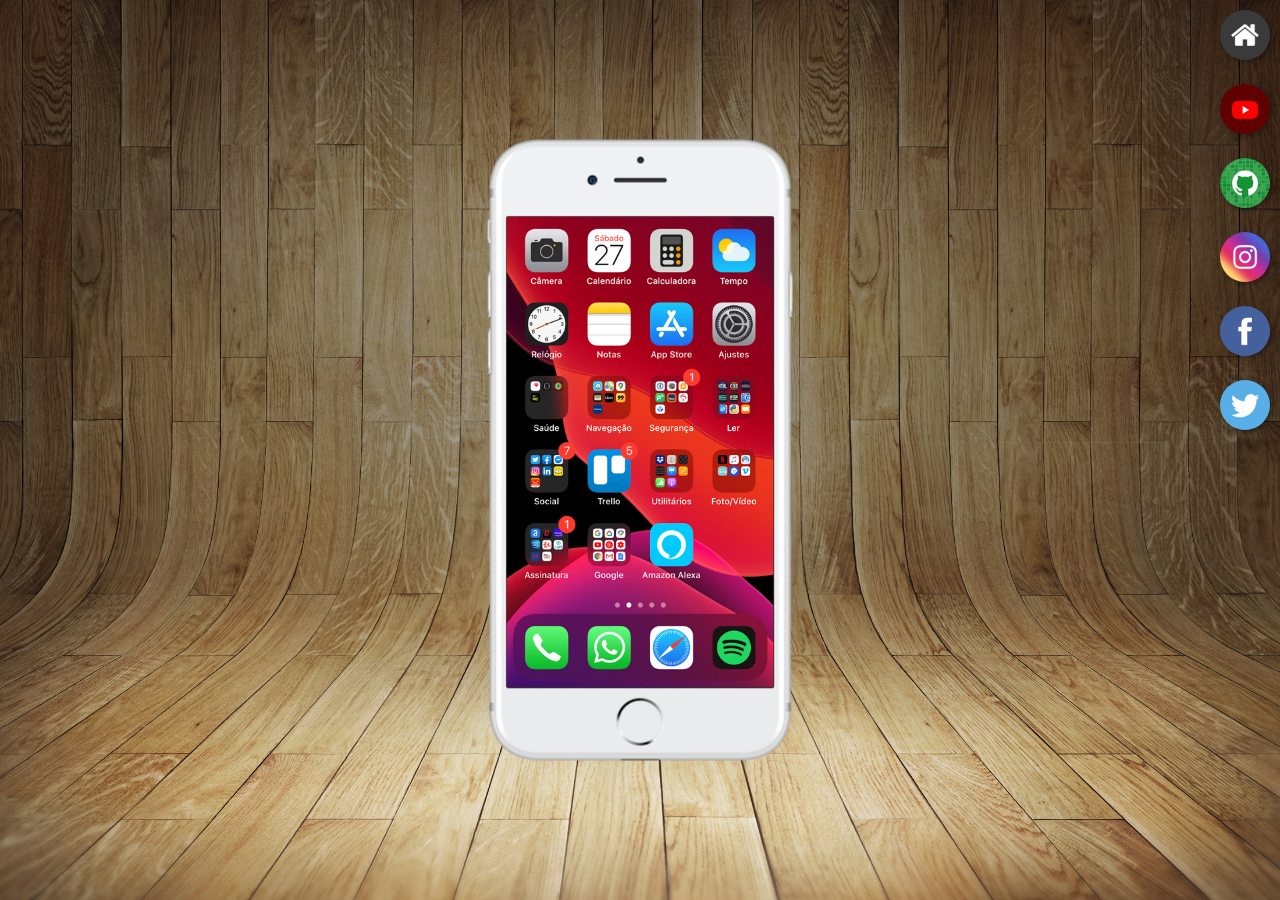
<file: index.html>
<!DOCTYPE html>
<html lang="pt-br">
<head>
    <meta charset="UTF-8">
    <meta name="viewport" content="width=device-width, initial-scale=1.0">
    <link rel="shortcut icon" href="R.webp" type="image/x-icon">
    <link rel="stylesheet" href="estilos/style.css">
    <title>Projeto social</title>
</head>
<body>
    <main>
        <section id="telefone">
            <iframe src="home.html" name="tela" id="tela" frameborder="0">
                Seu navegador não é disponível com este recurso 
            </iframe>
        </section>
        <section id="redes-sociais">
            <a href="home.html" target="tela"><img src="imagens/logo-home.jpg" alt="Home"></a> <br>
            <a href="youtube.html" target="tela"><img src="imagens/logo-youtube.jpg" alt="Youtube"></a> <br>
            <a href="github.html" target="tela"><img src="imagens/logo-github.jpg" alt="Github"></a> <br>
            <a href="instagram.html" target="tela"><img src="imagens/logo-instagram.jpg" alt="Instagram"></a> <br>
            <a href="facebook.html" target="tela"><img src="imagens/logo-facebook.jpg" alt="Facebook"></a> <br>
            <a href="twitter.html" target="tela"><img src="imagens/logo-twitter.jpg" alt="Twitter"></a> <br>
        </section>
    </main>
</body>
</html>
</file>
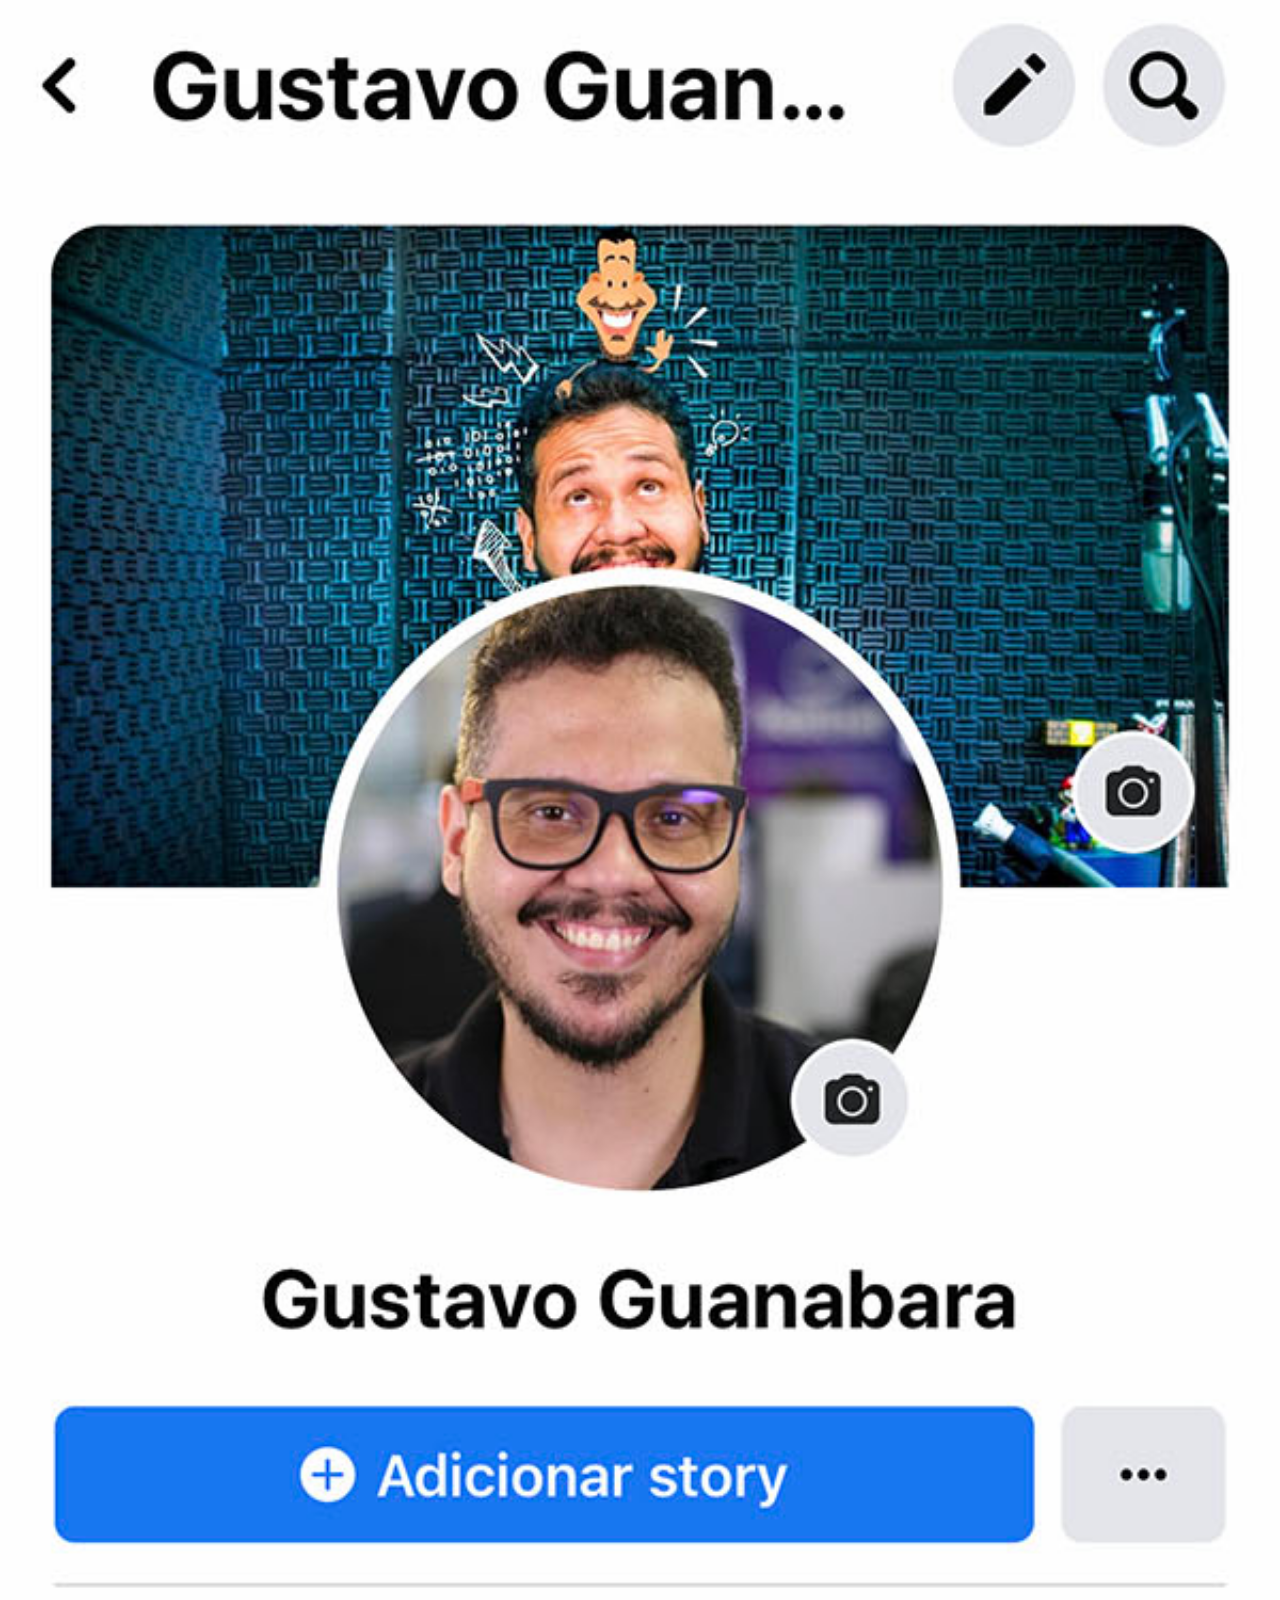
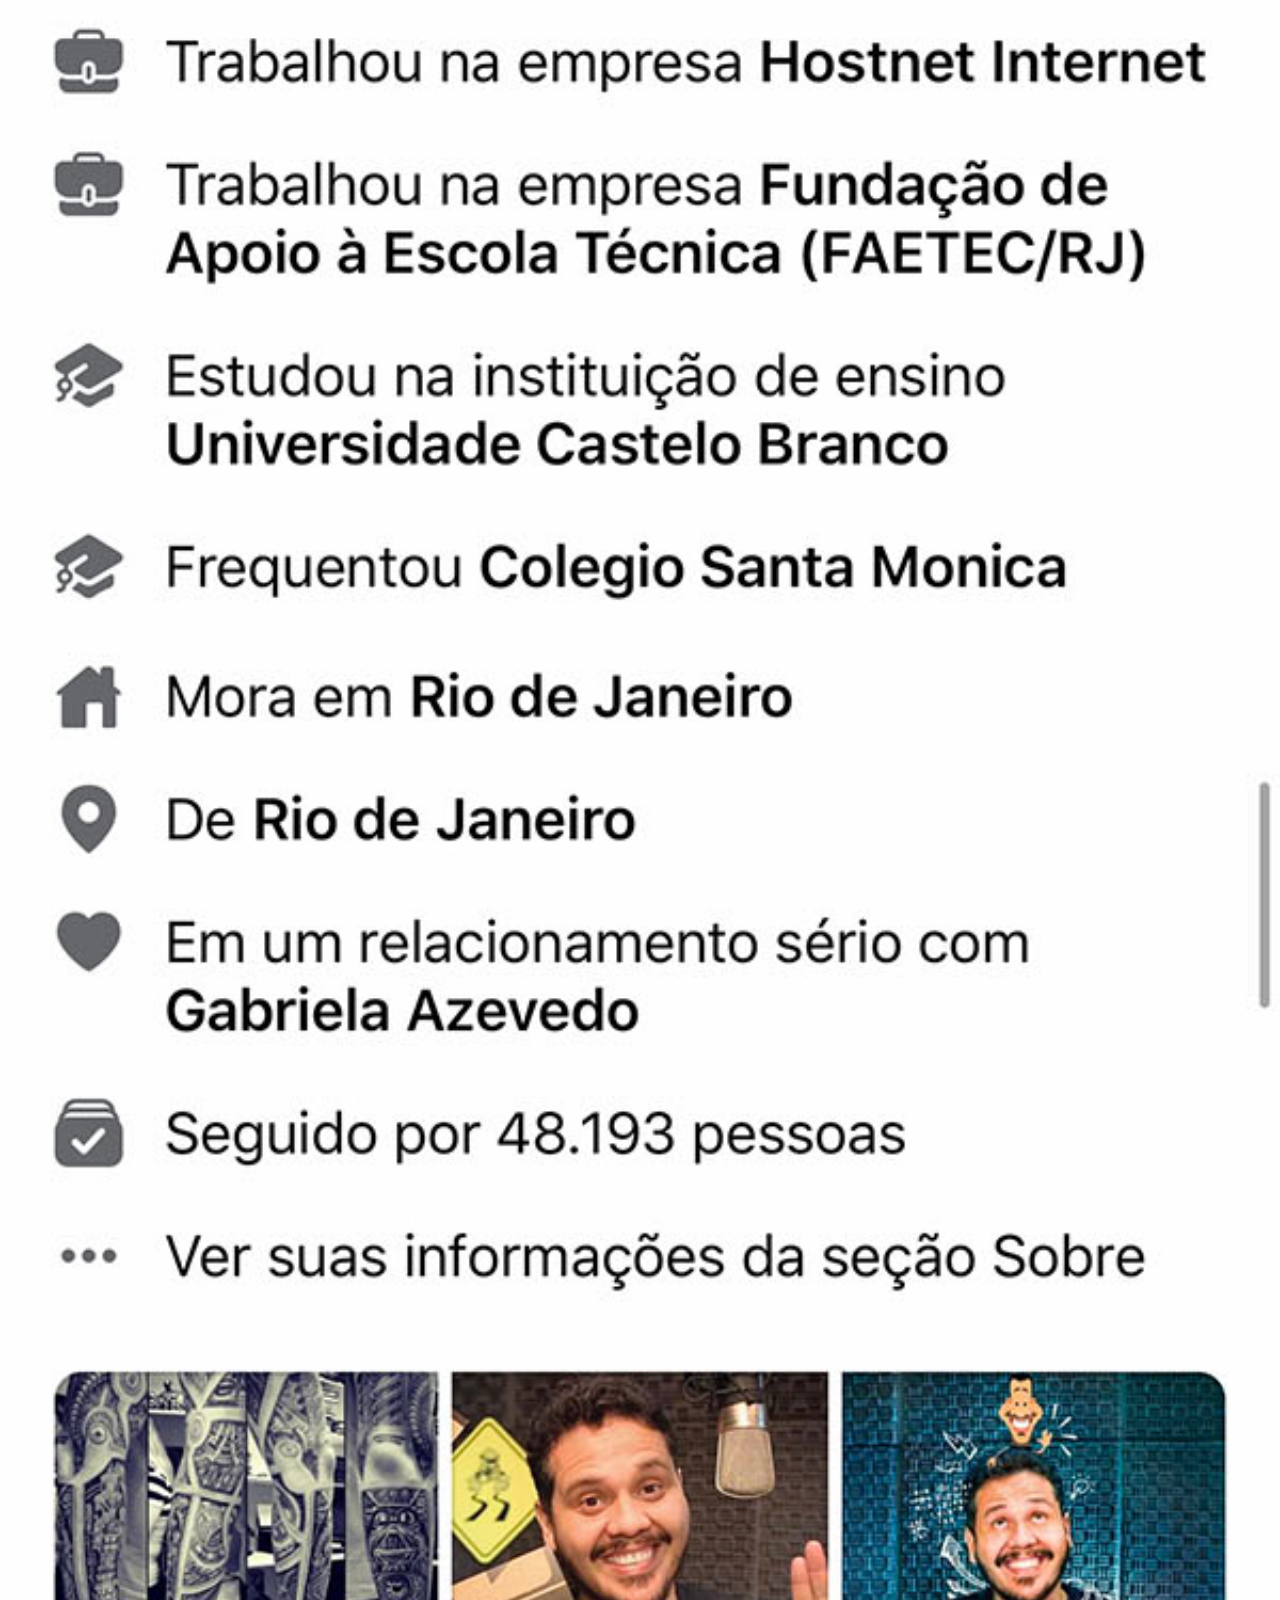
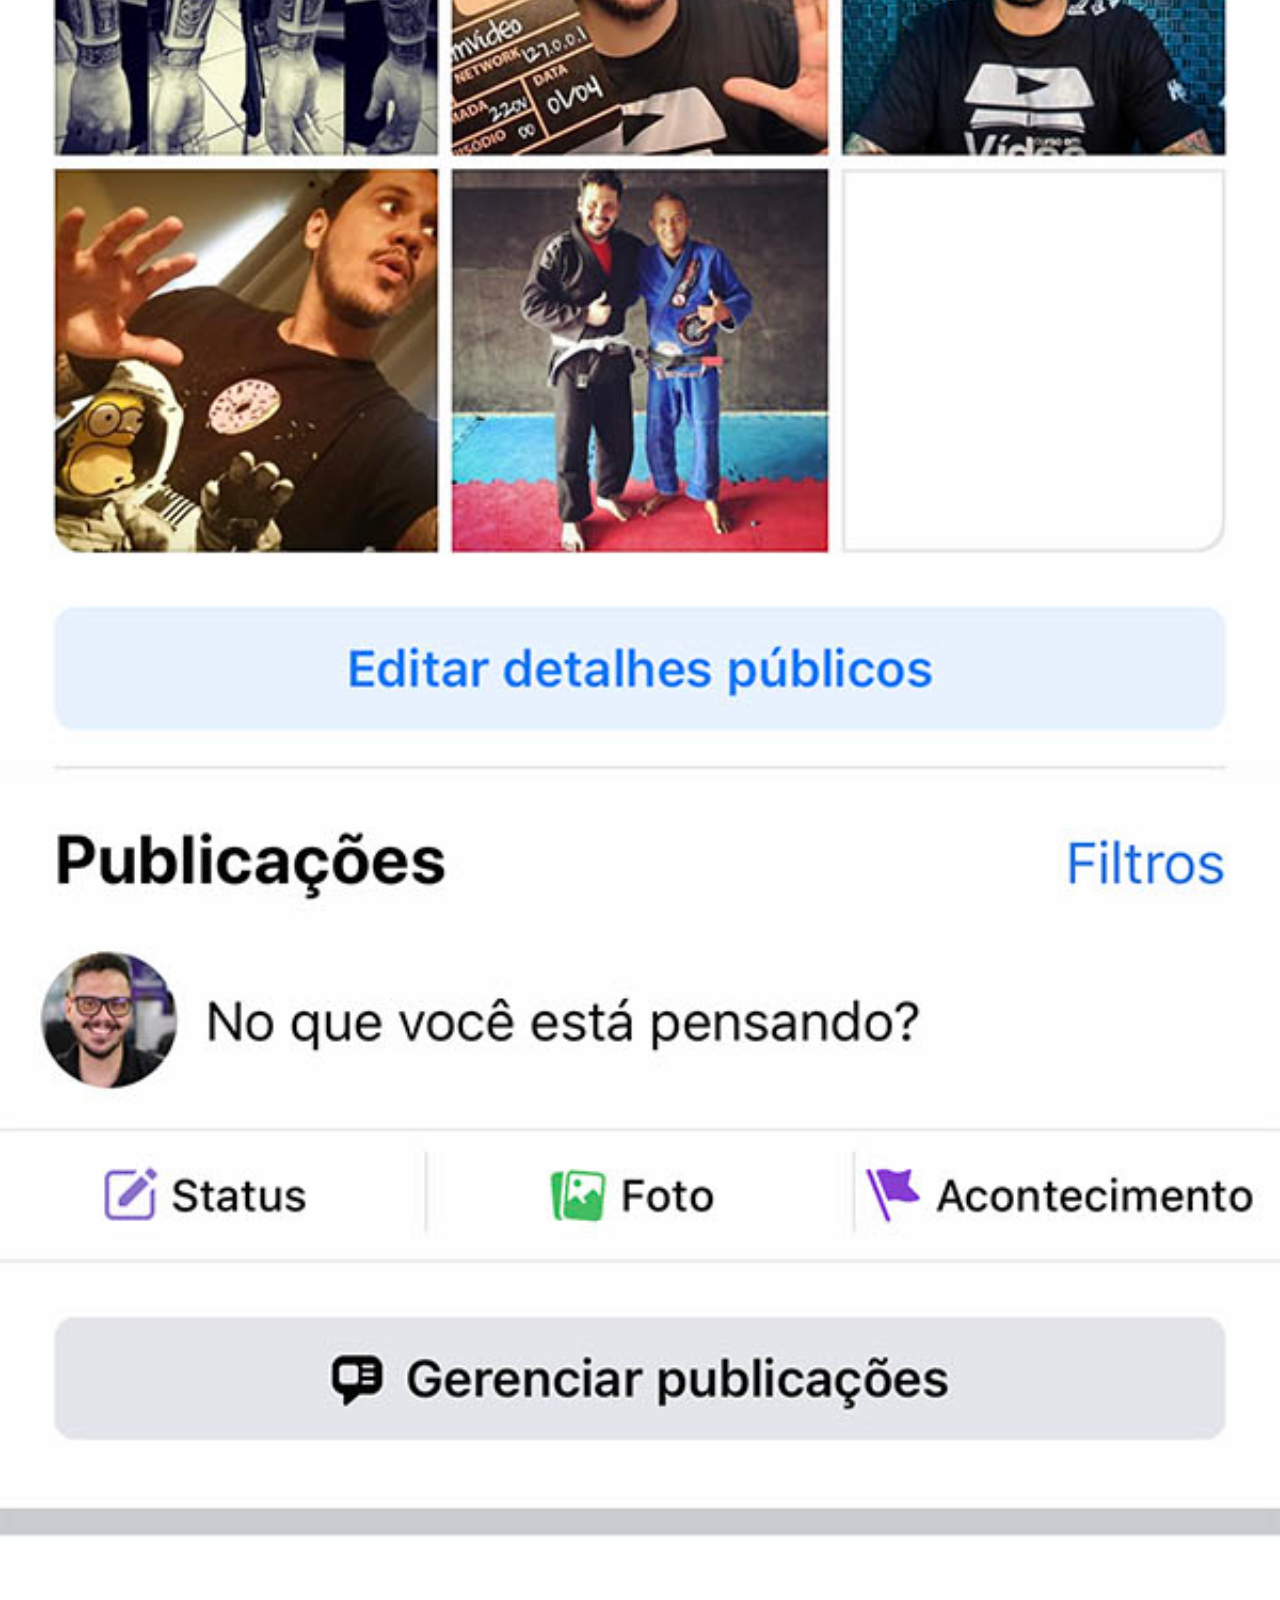
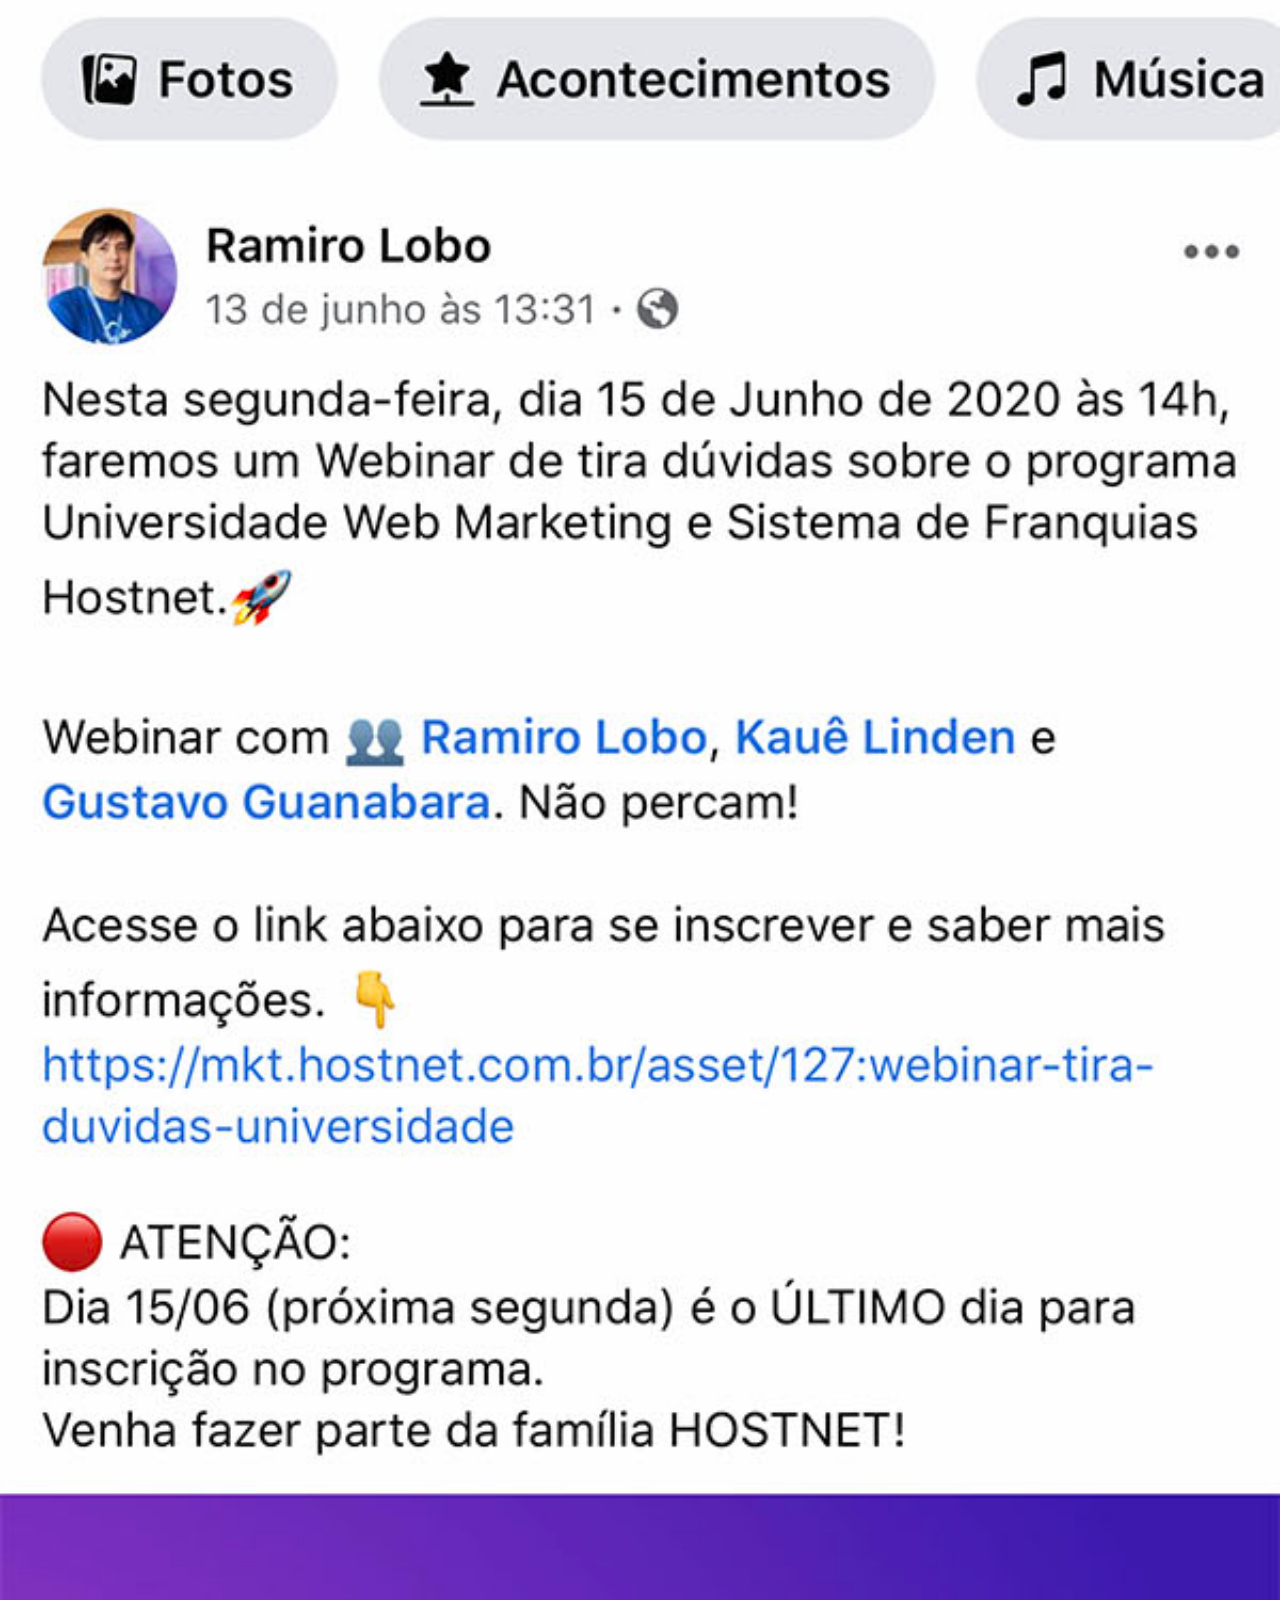
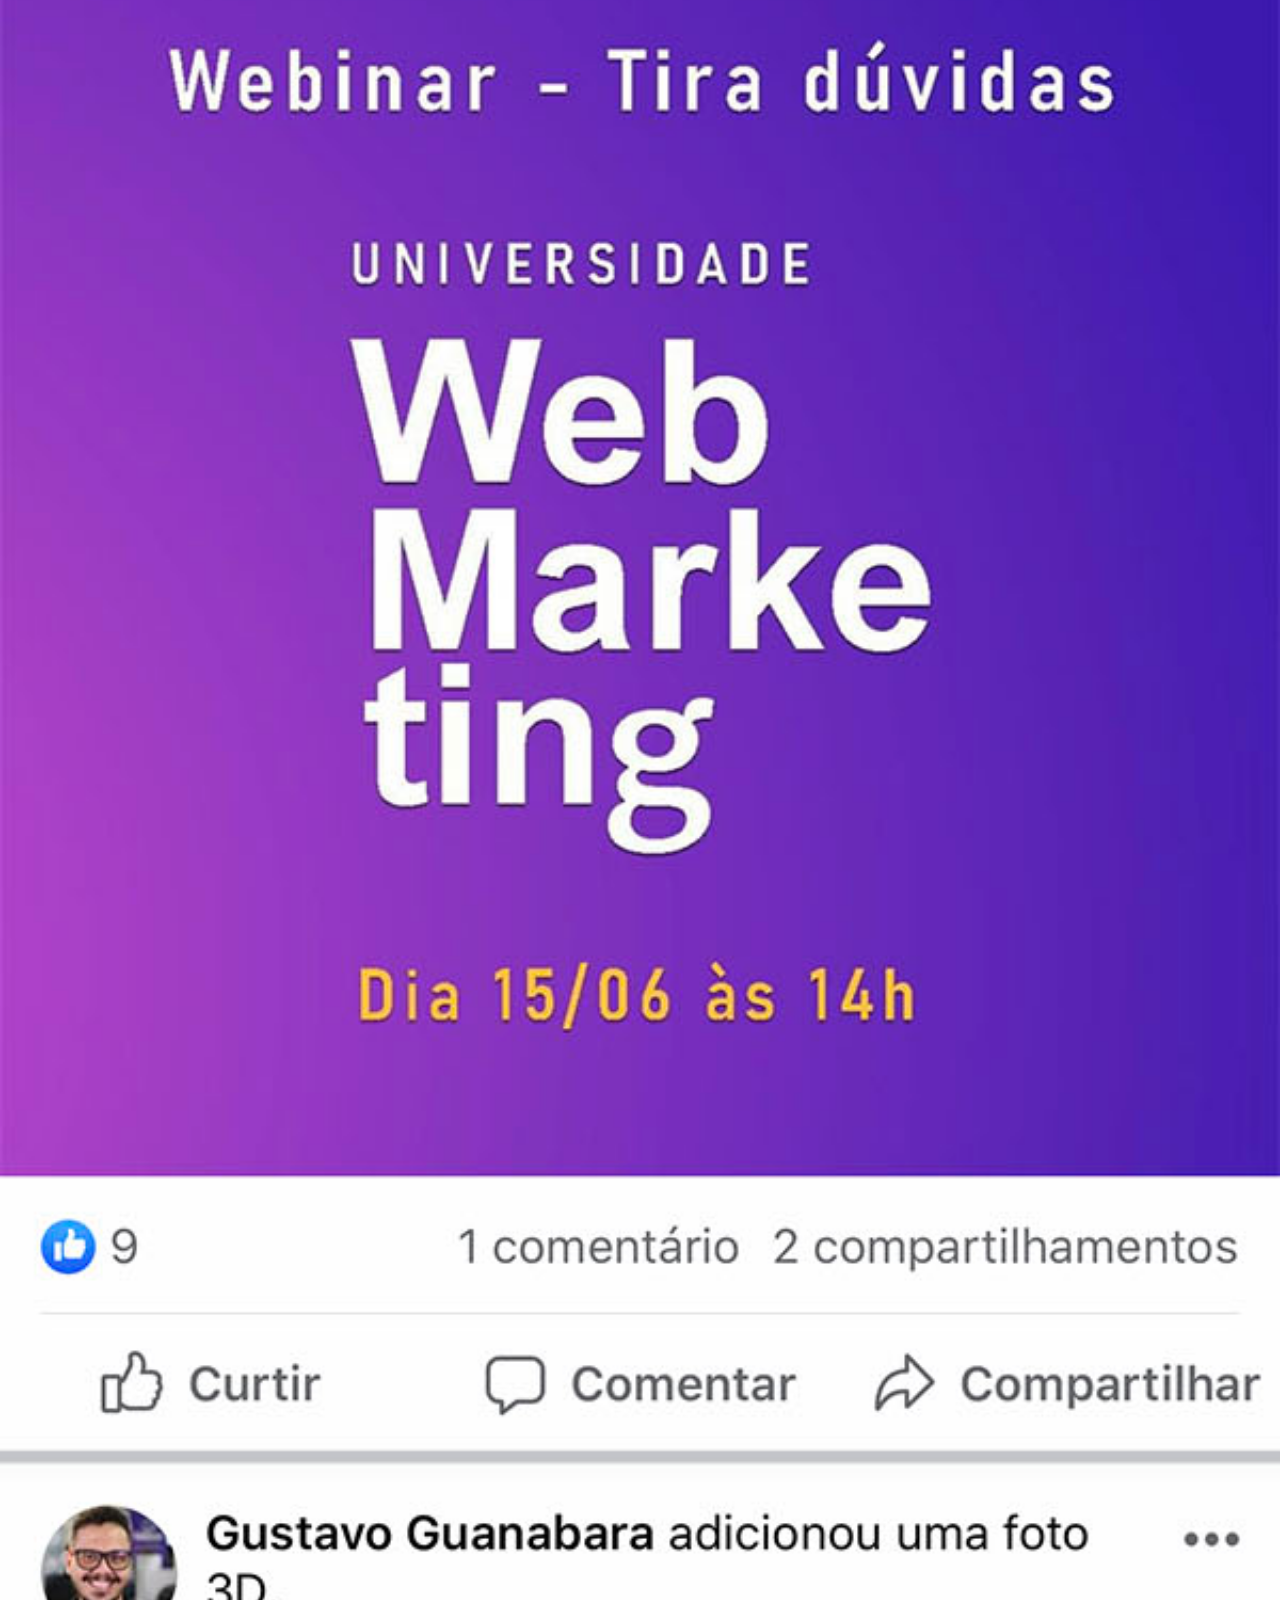
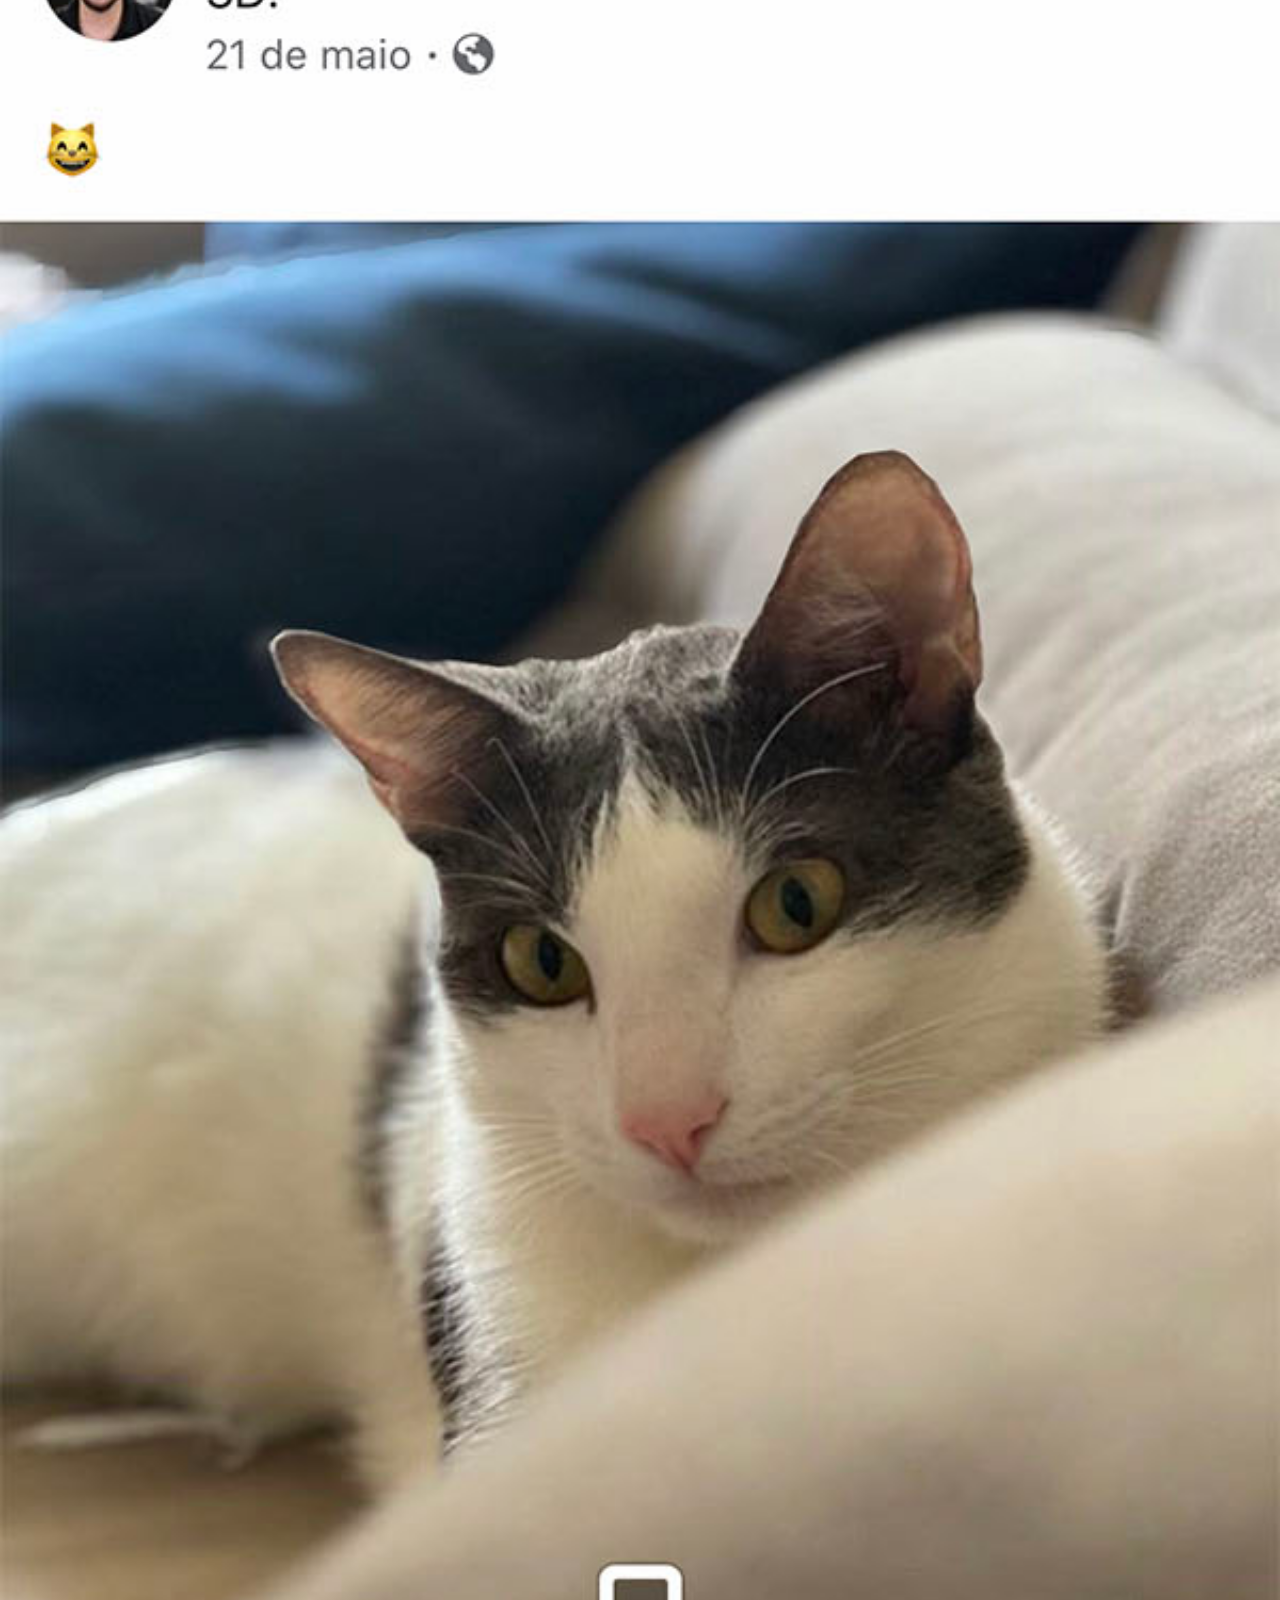
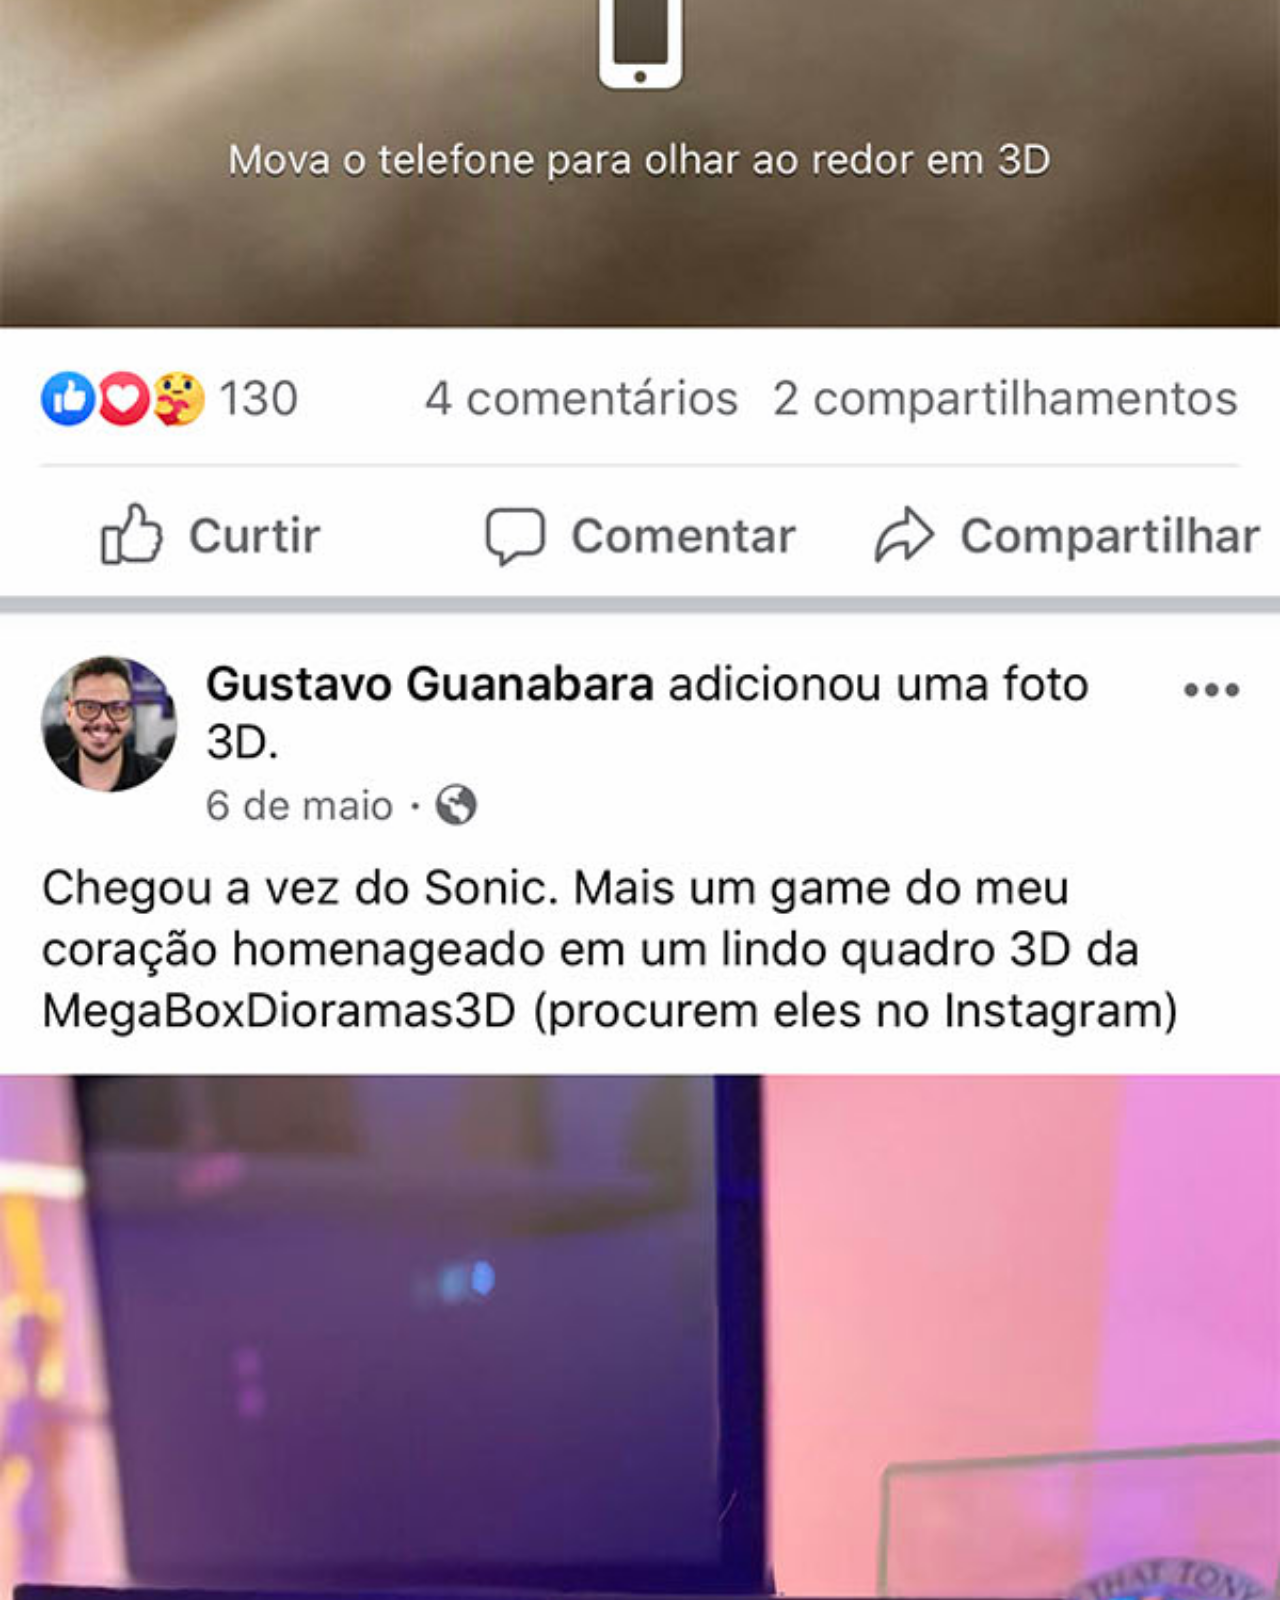
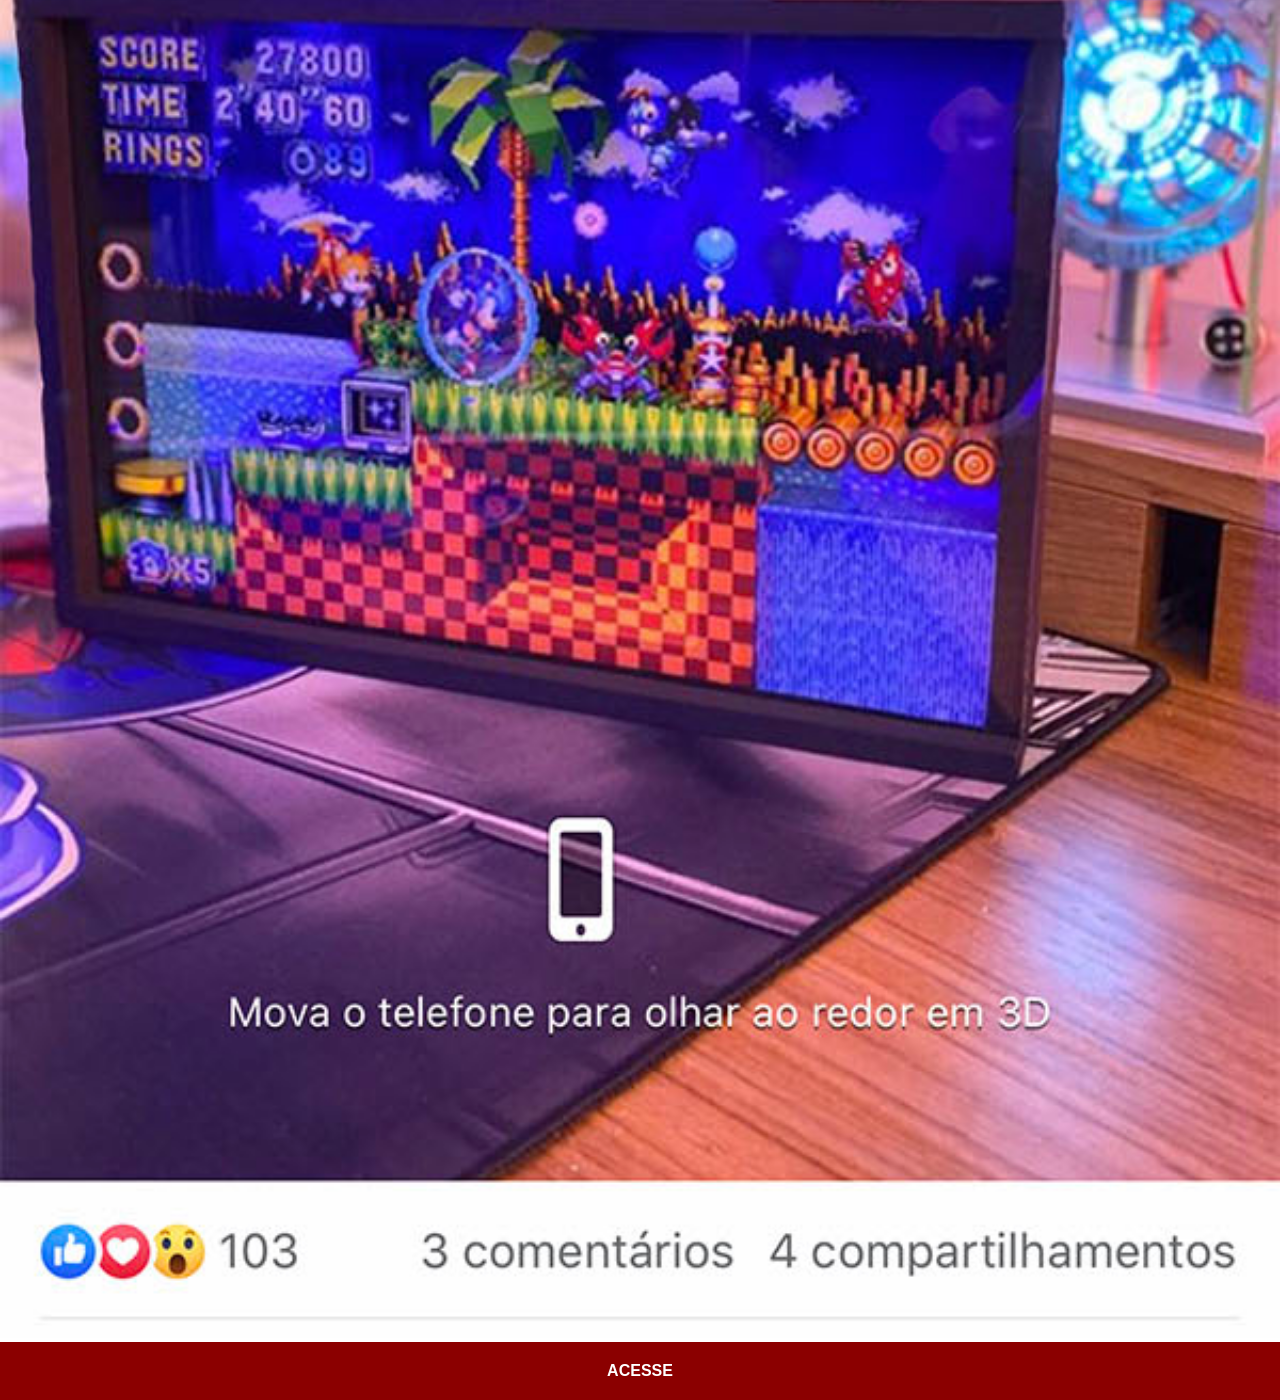
<file: facebook.html>
<!DOCTYPE html>
<html lang="pt-br">
<head>
    <meta charset="UTF-8">
    <meta name="viewport" content="width=device-width, initial-scale=1.0">
    <title>Facebook</title>
    <link rel="stylesheet" href="estilos/social.css">
</head>
<body>
    <img src="imagens/tela-facebook.jpg" alt="Facebook">
    <a href="https://www.facebook.com/?locale=pt_BR" target="_blank">ACESSE</a>
</body>
</html>
</file>
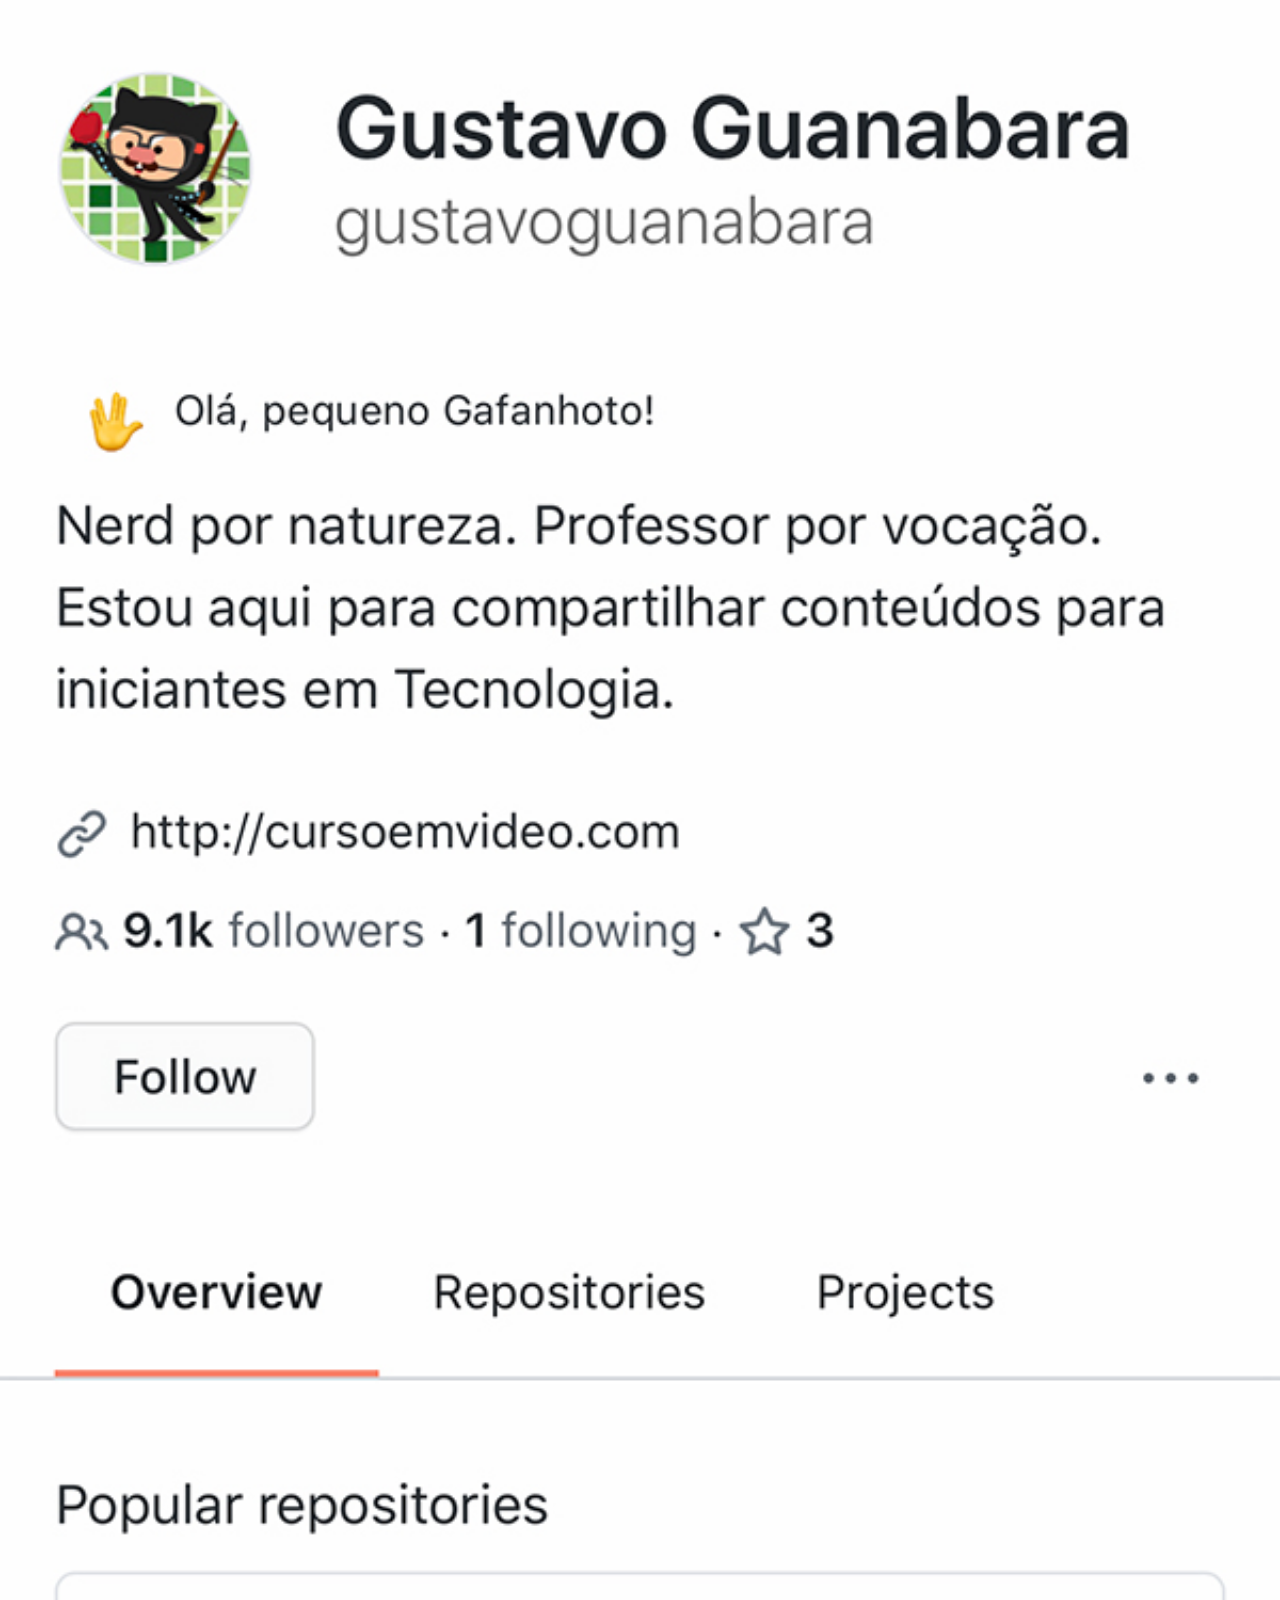
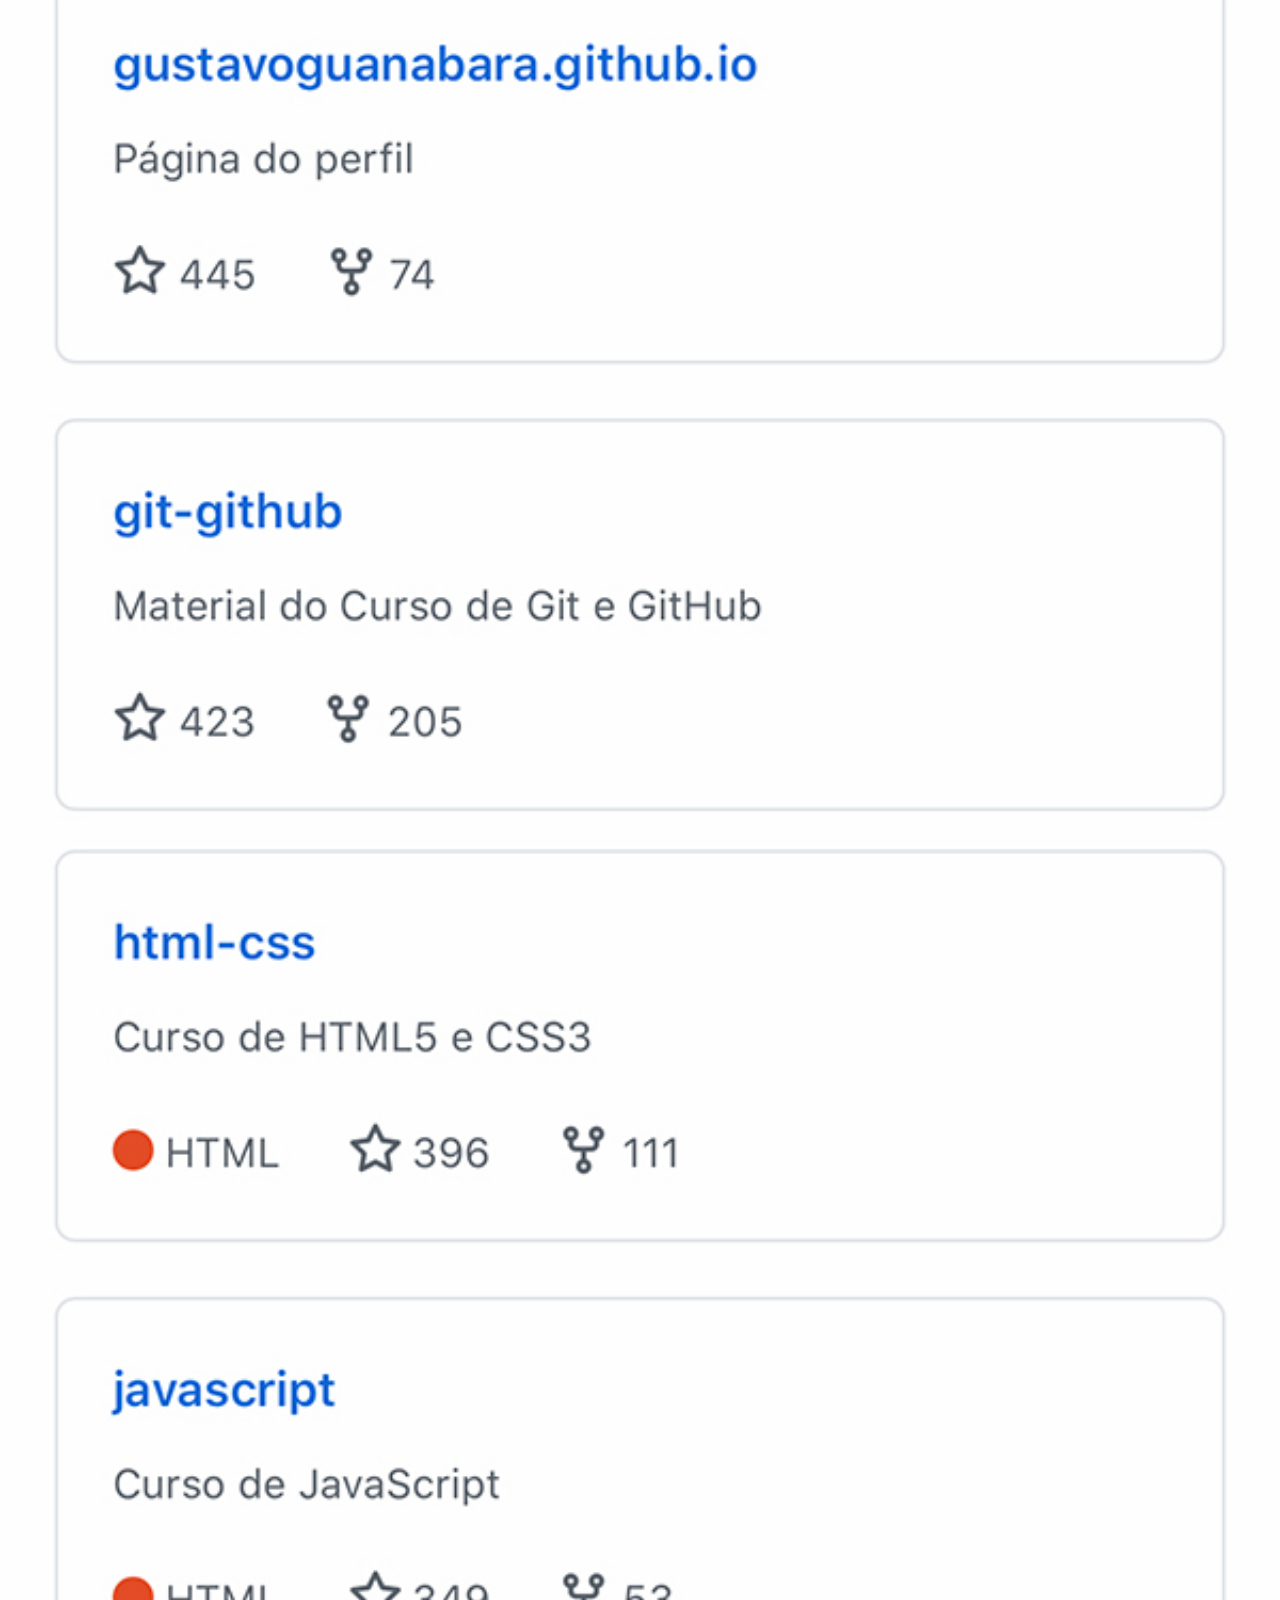
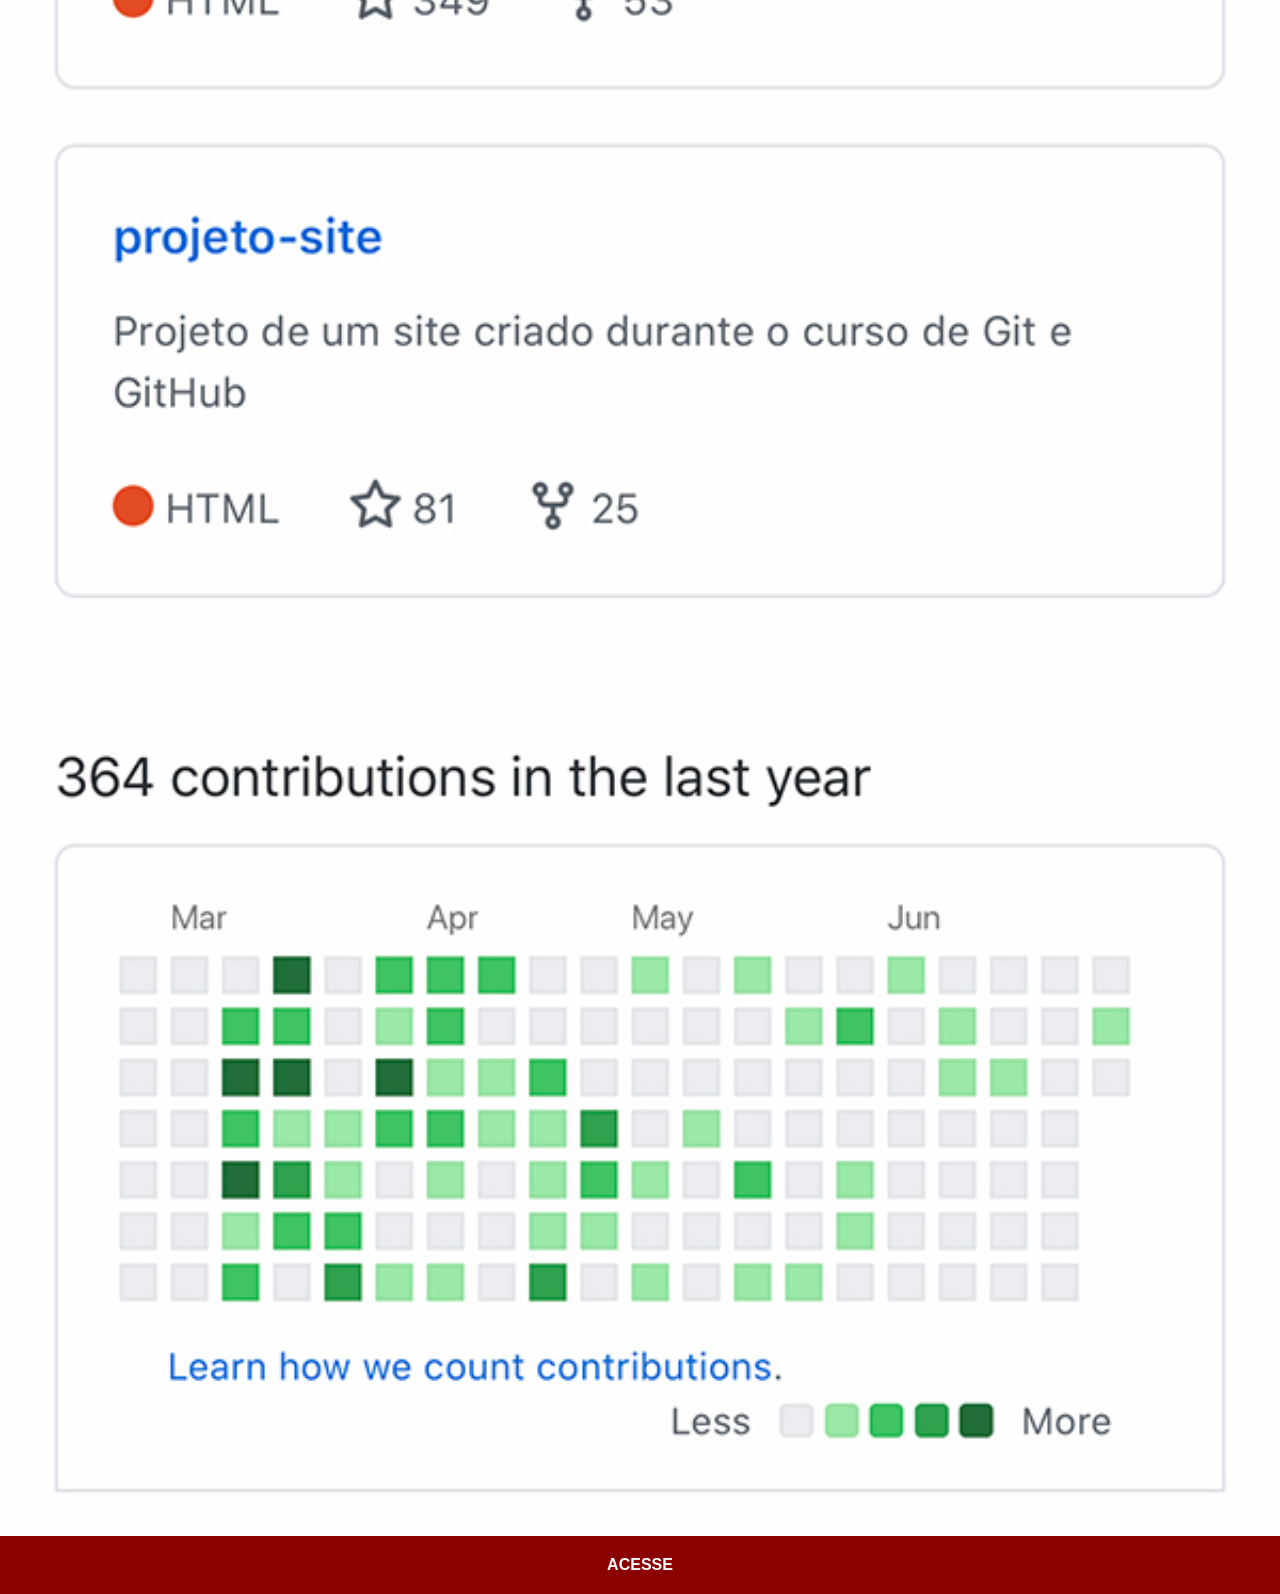
<file: github.html>
<!DOCTYPE html>
<html lang="pt-br">
<head>
    <meta charset="UTF-8">
    <meta name="viewport" content="width=device-width, initial-scale=1.0">
    <title>Github</title>
    <link rel="stylesheet" href="estilos/social.css">
</head>
<body>
    <img src="imagens/tela-github.jpg" alt="Github">
    <a href="https://github.com/gustavoguanabara" target="_blank">ACESSE</a>
</body>
</html>
</file>
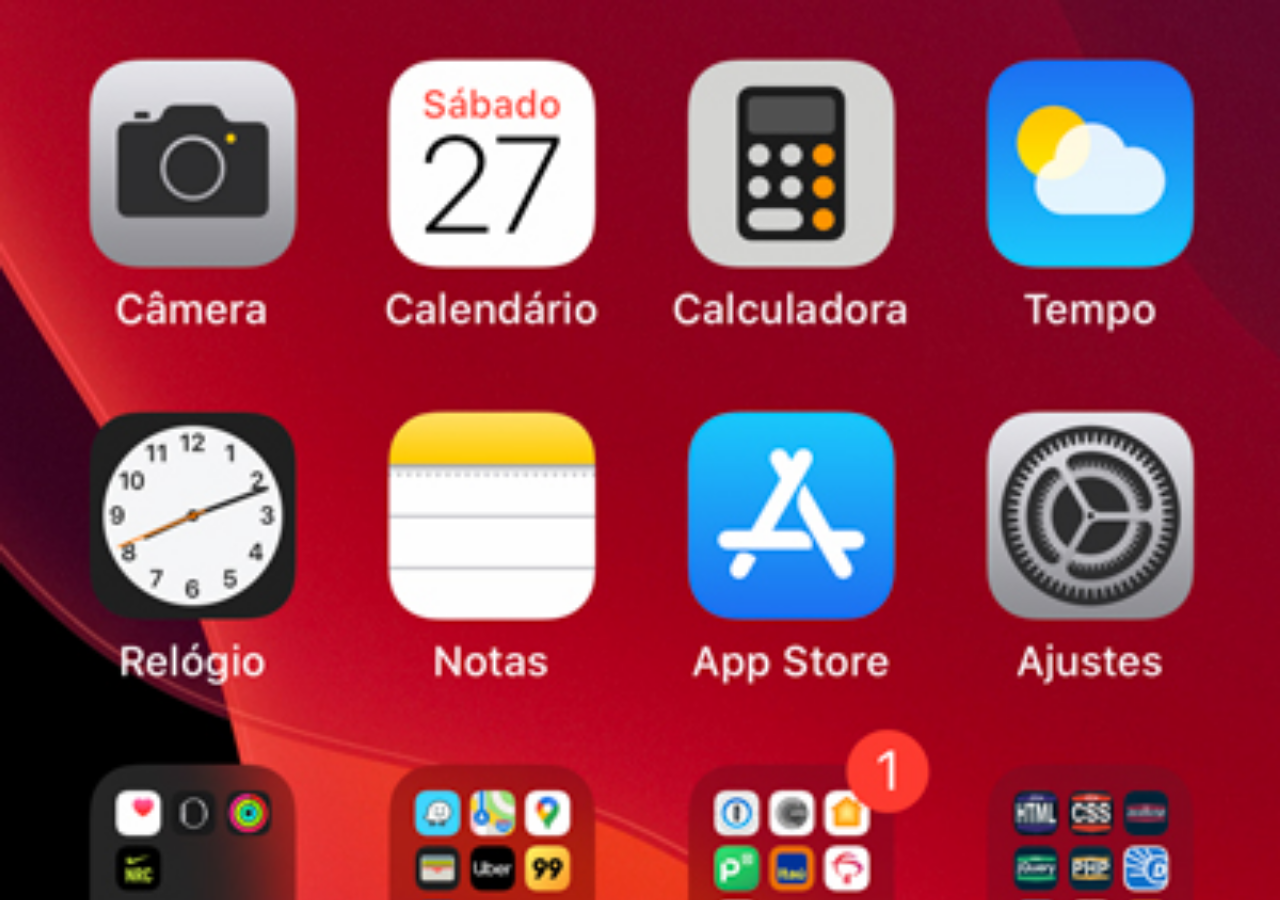
<file: home.html>
<!DOCTYPE html>
<html lang="pt-br">
<head>
    <meta charset="UTF-8">
    <meta name="viewport" content="width=device-width, initial-scale=1.0">
    <title>Home do iphone</title>
    <style>
        * {
            margin: 0px;
            padding: 0px;
        }

        body {
            width: 100vw;
            height: 100vh;
            background: black url(imagens/tela-home.jpg) no-repeat top center;
            background-size: cover;
        }
    </style>
</head>
<body>
    
</body>
</html>
</file>
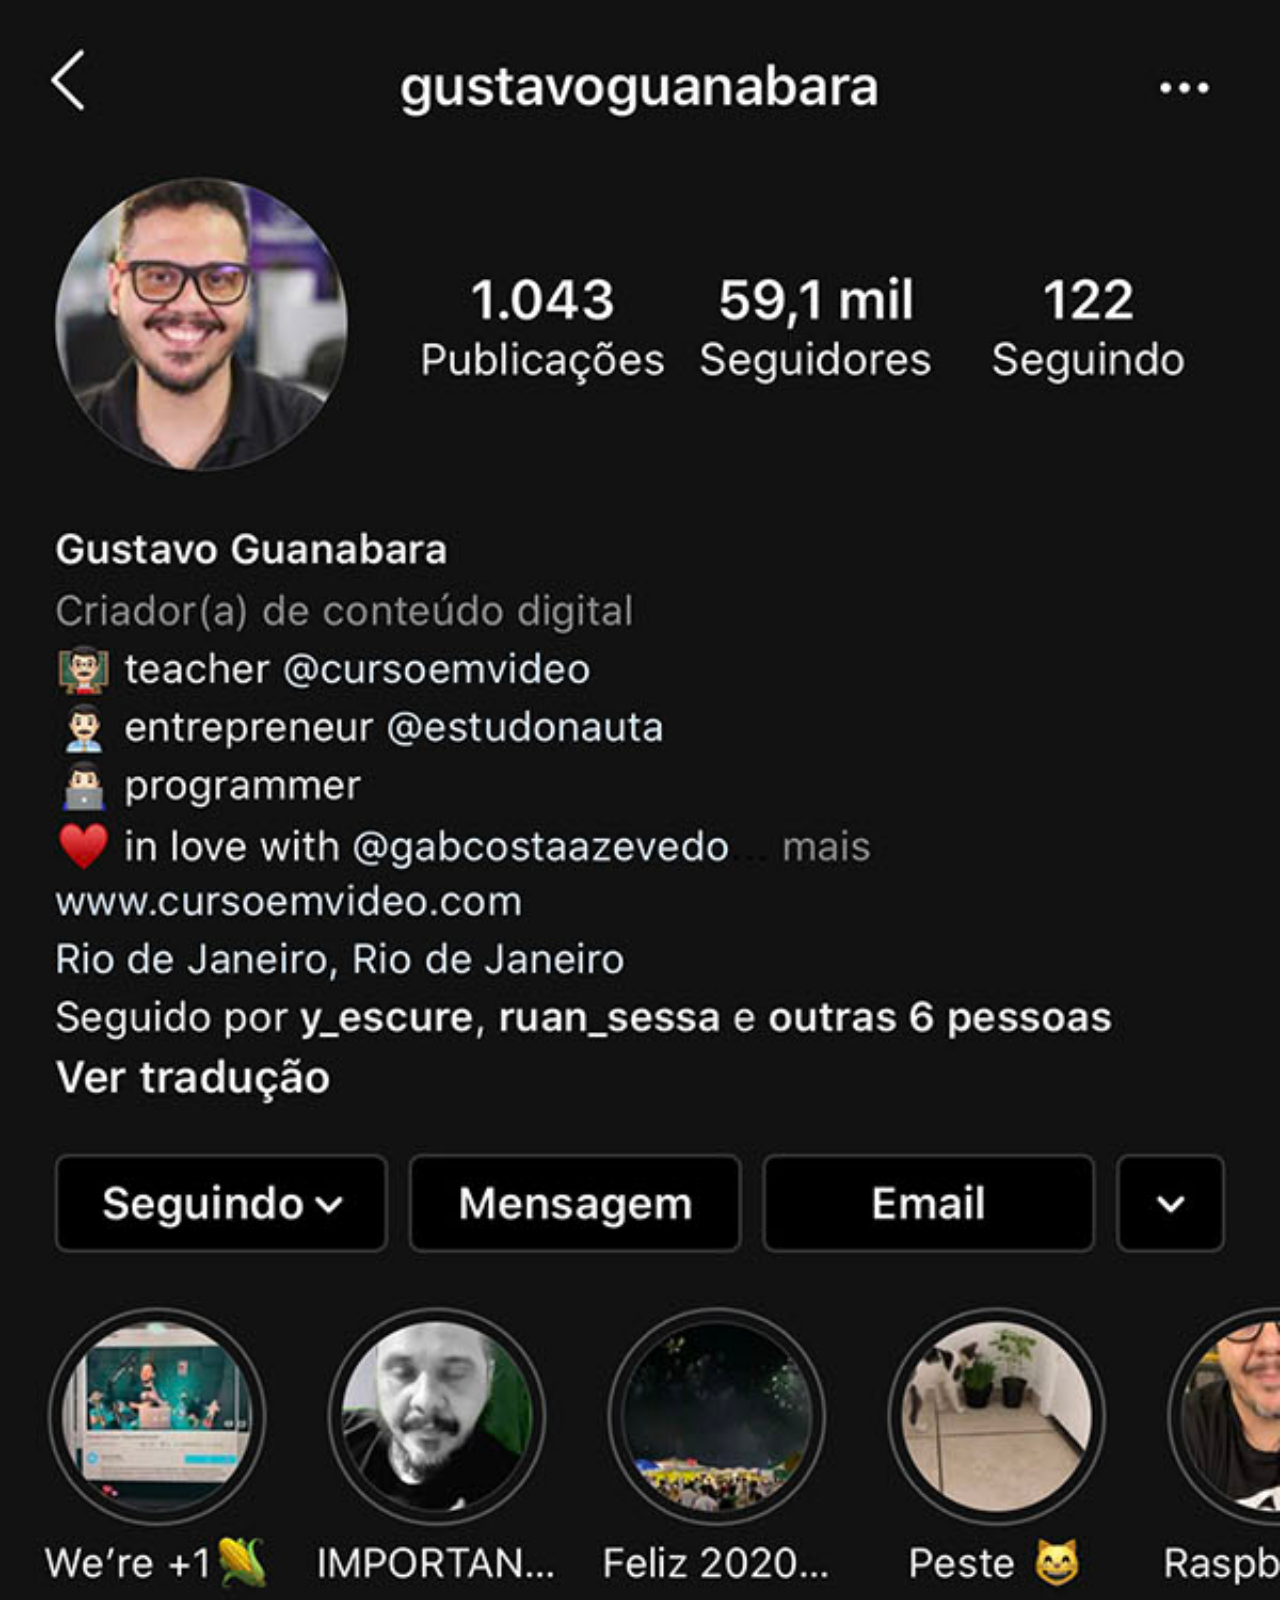
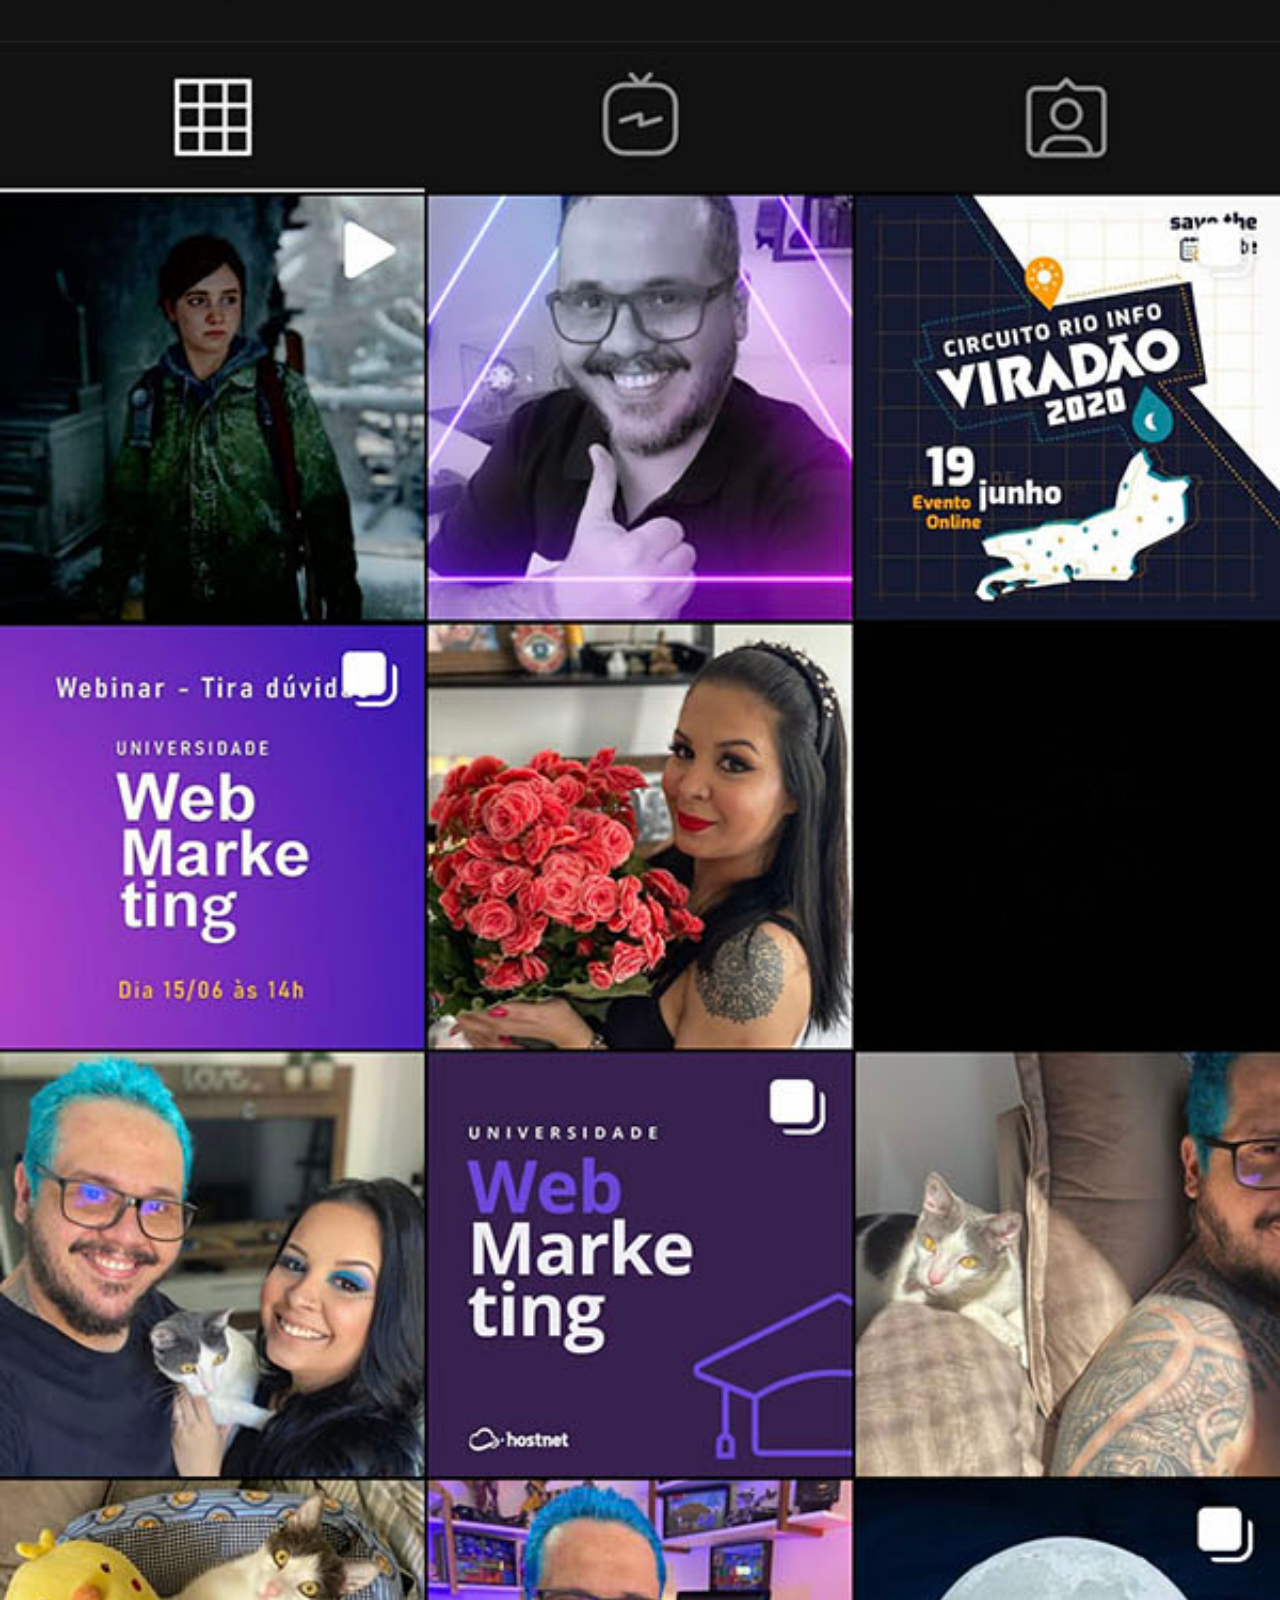
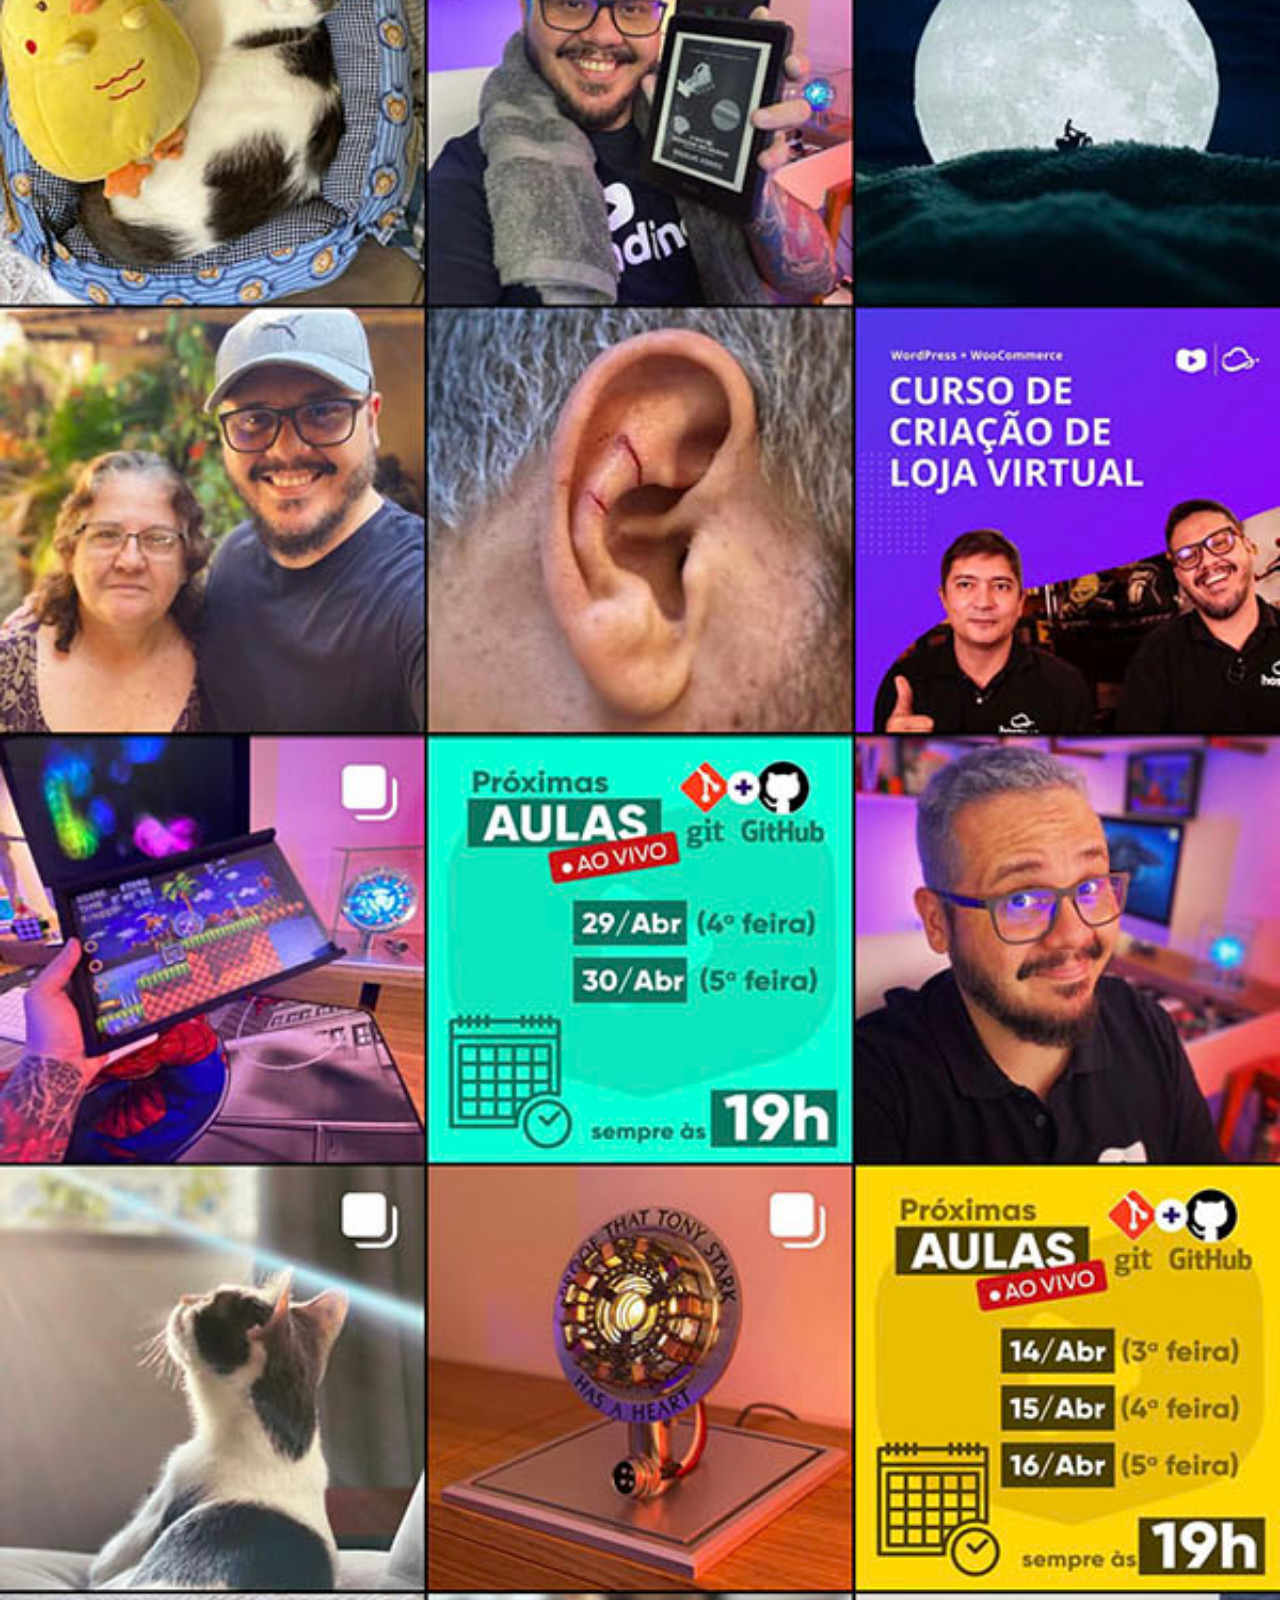
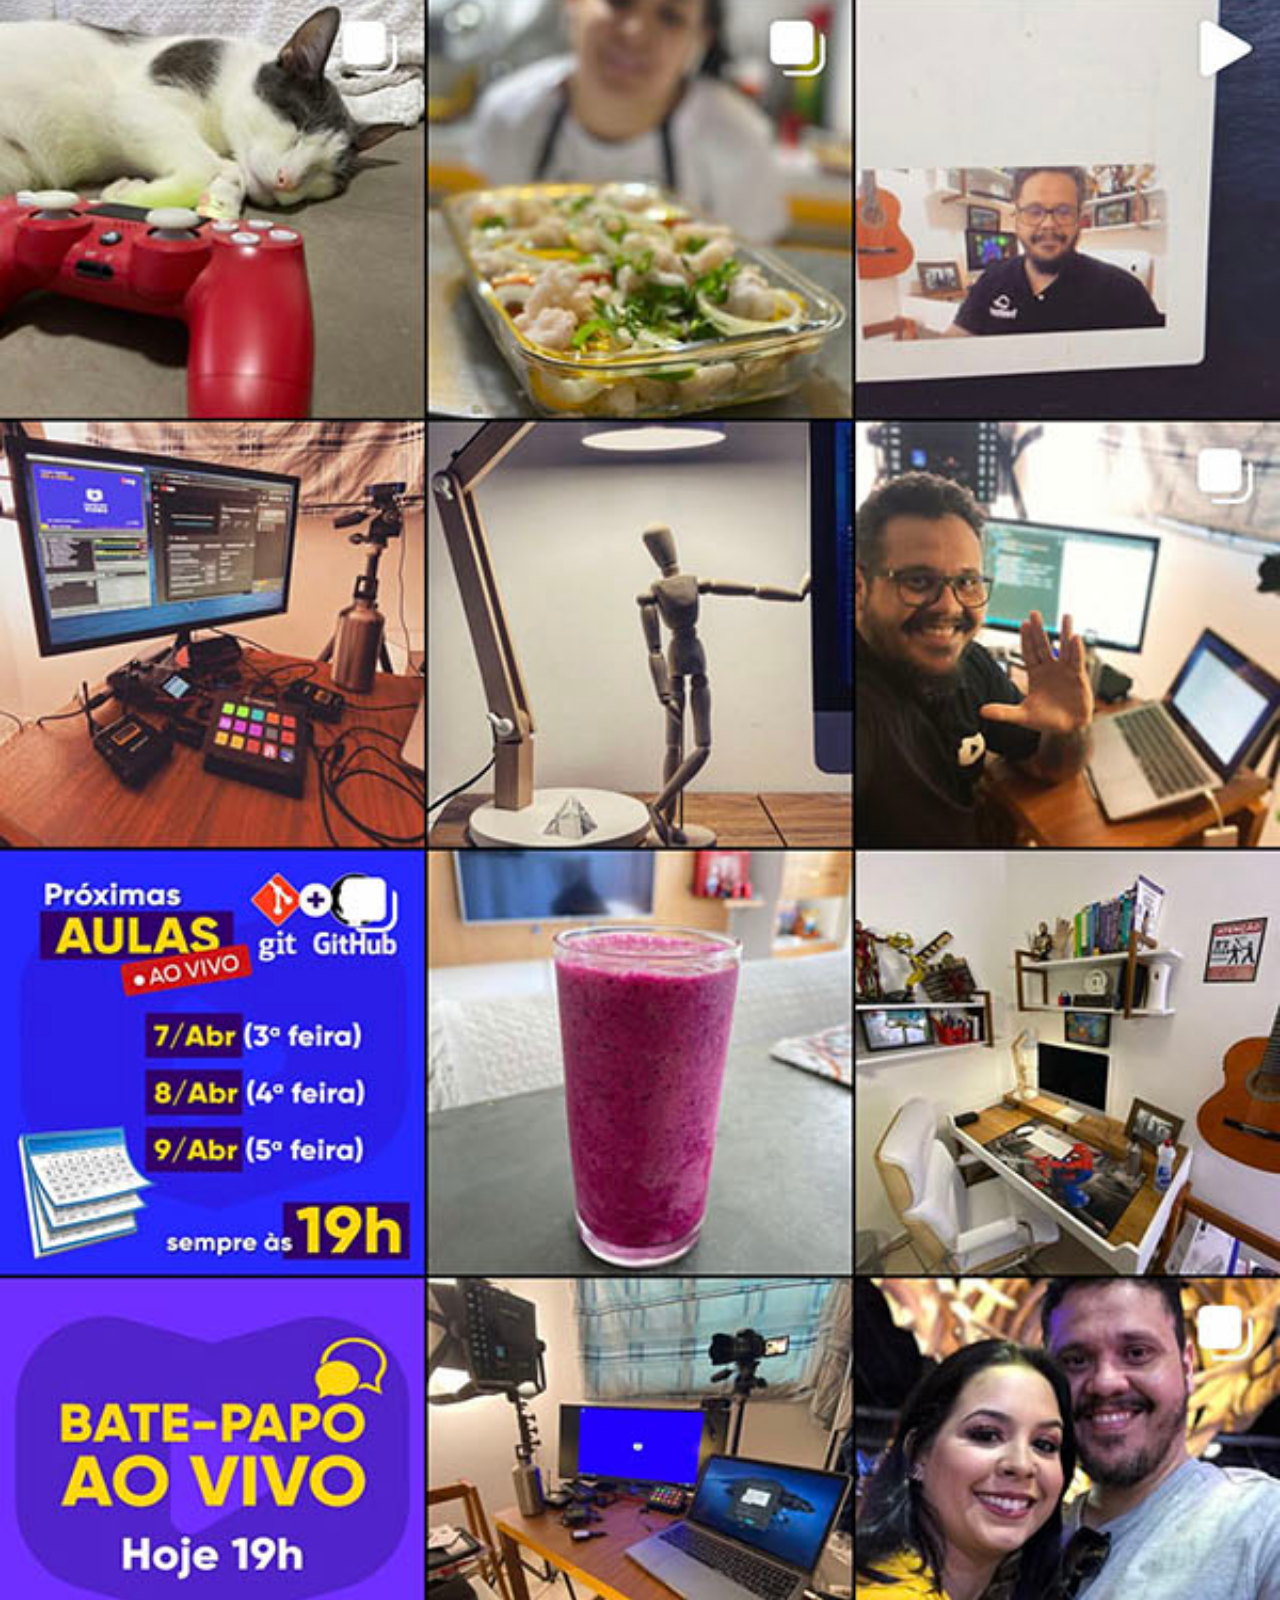
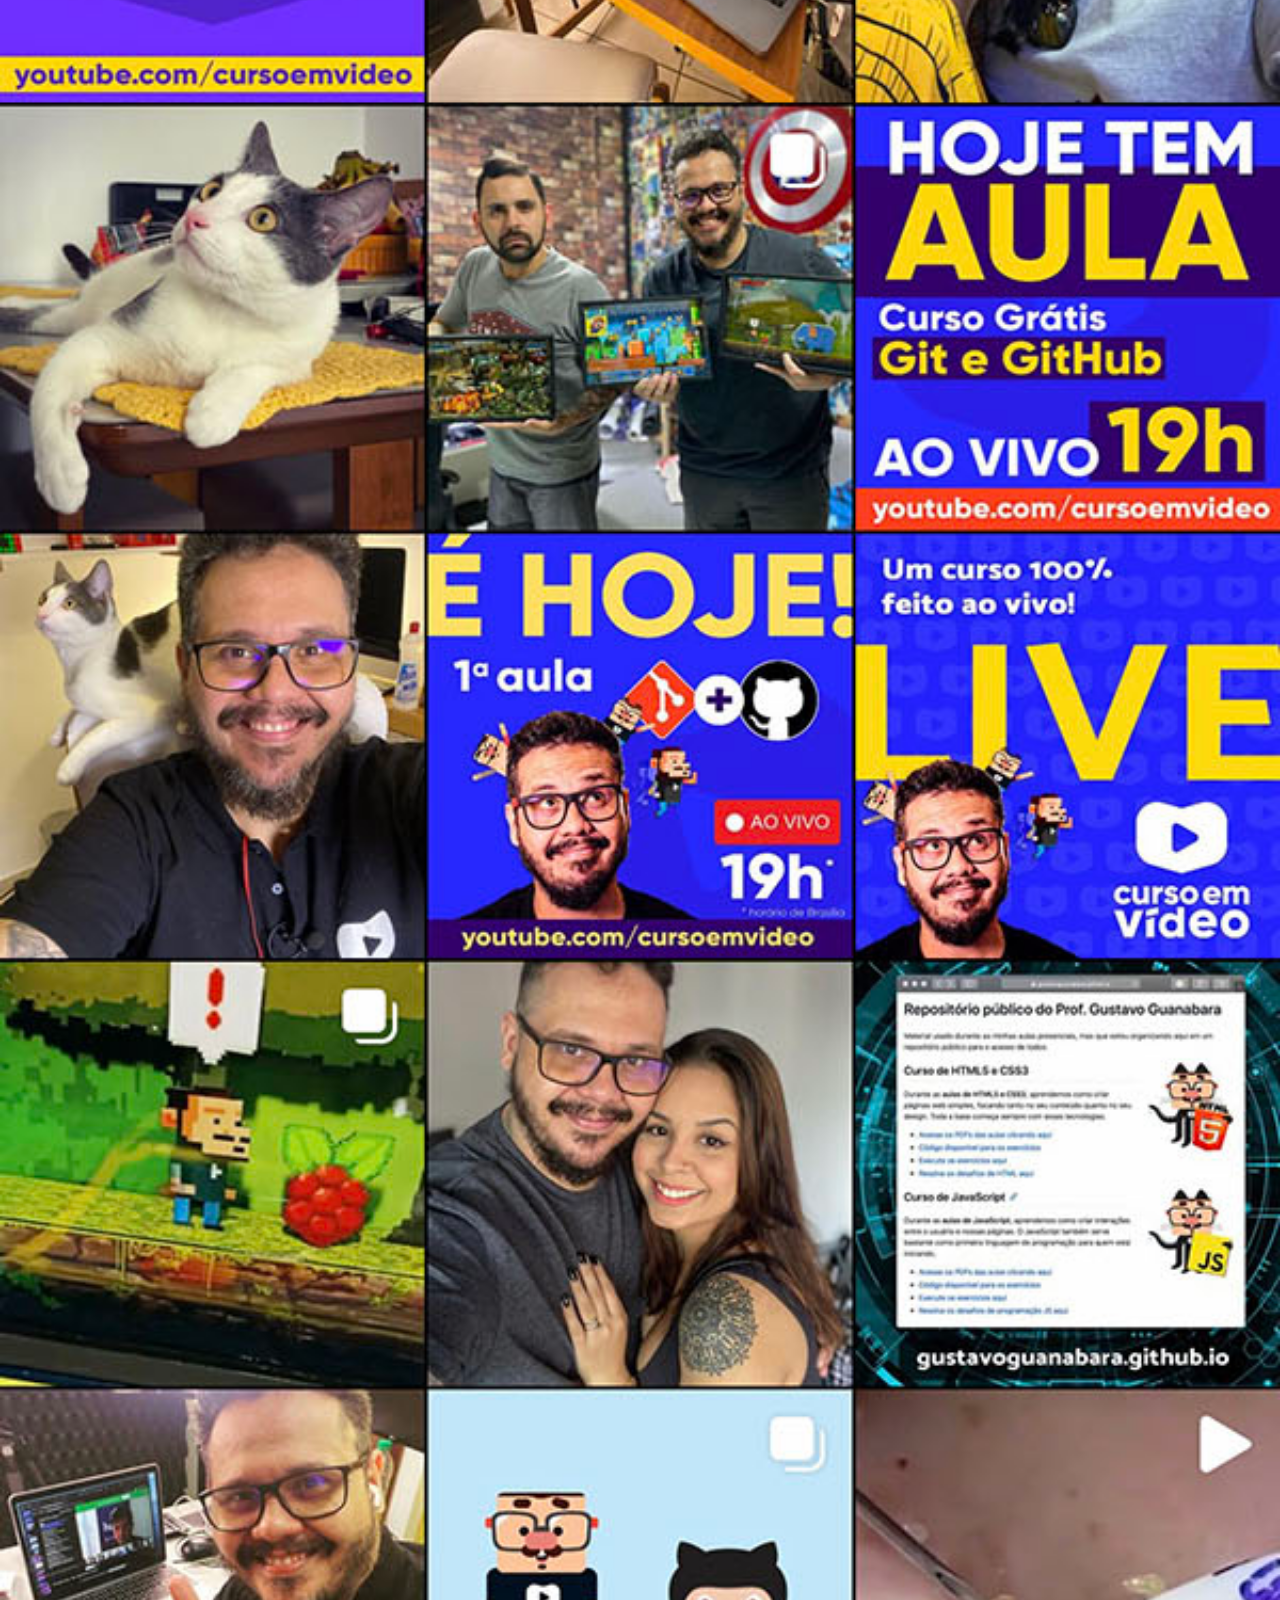
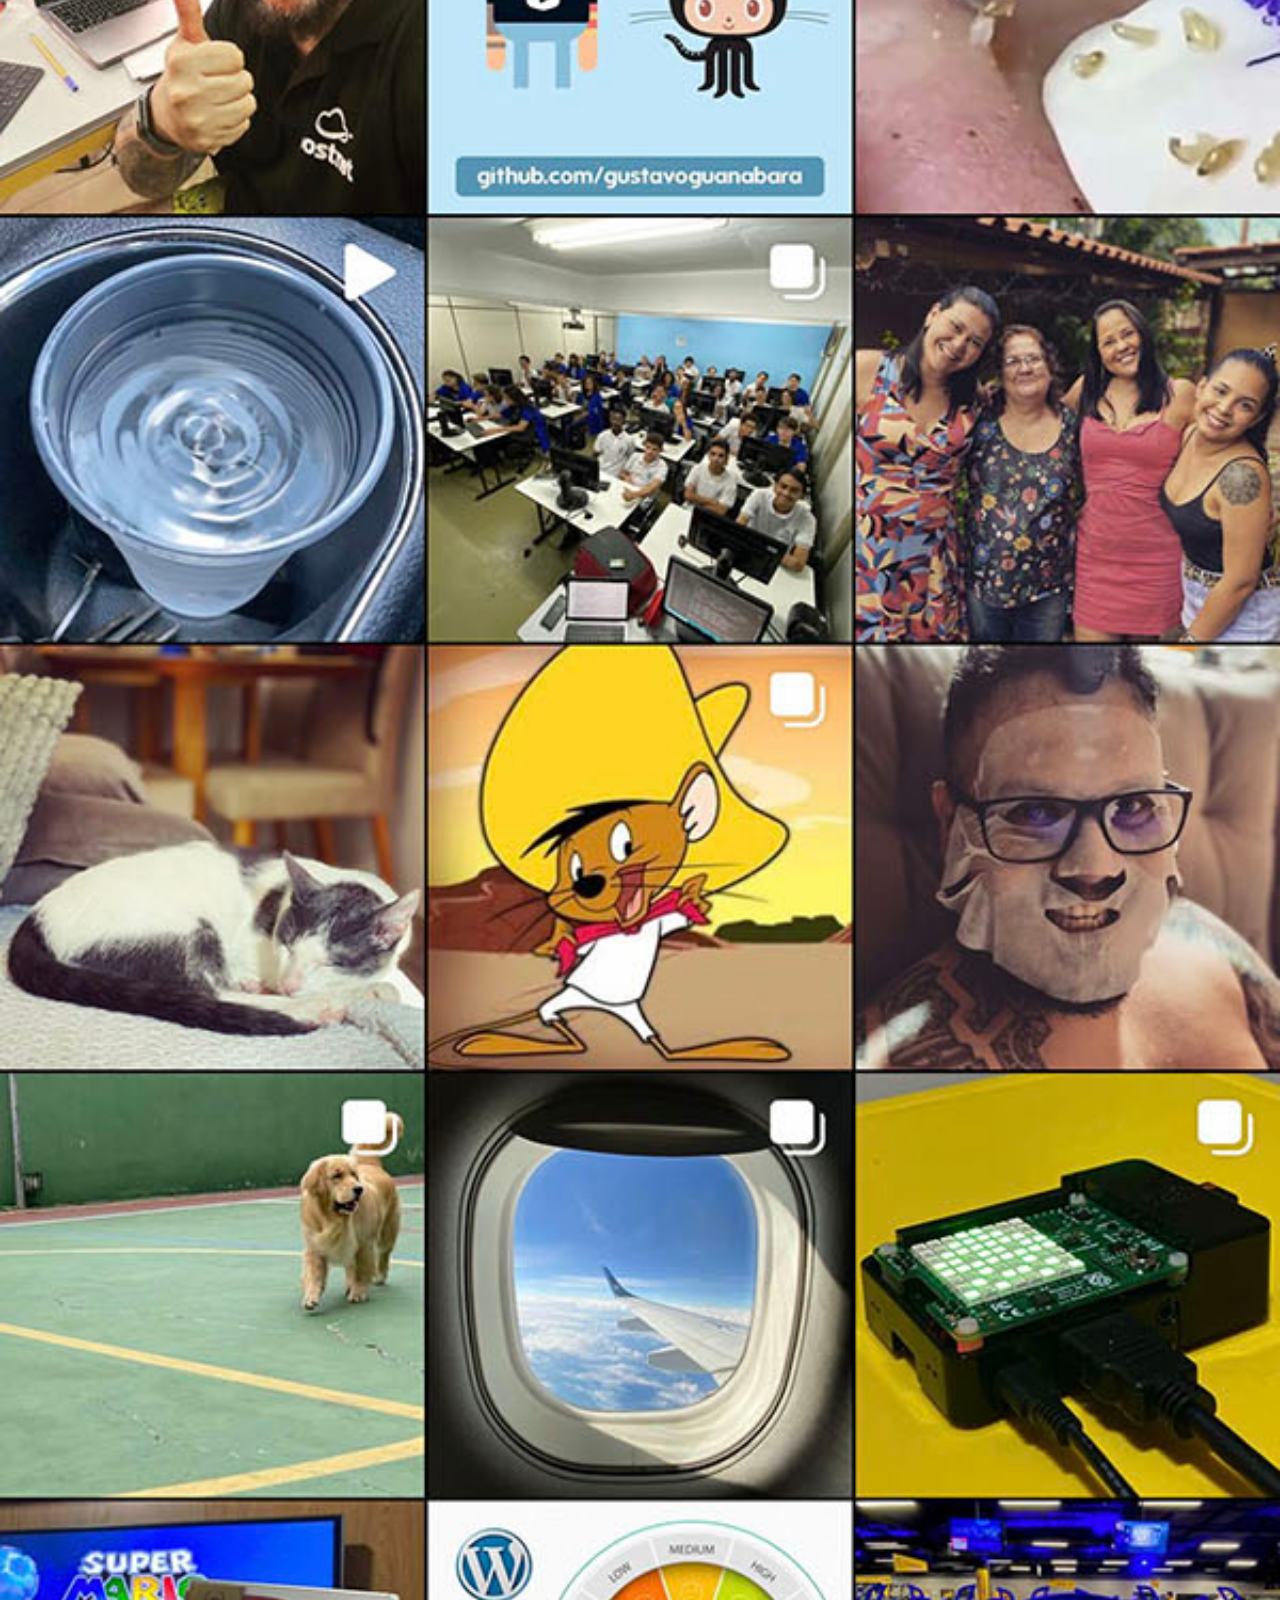
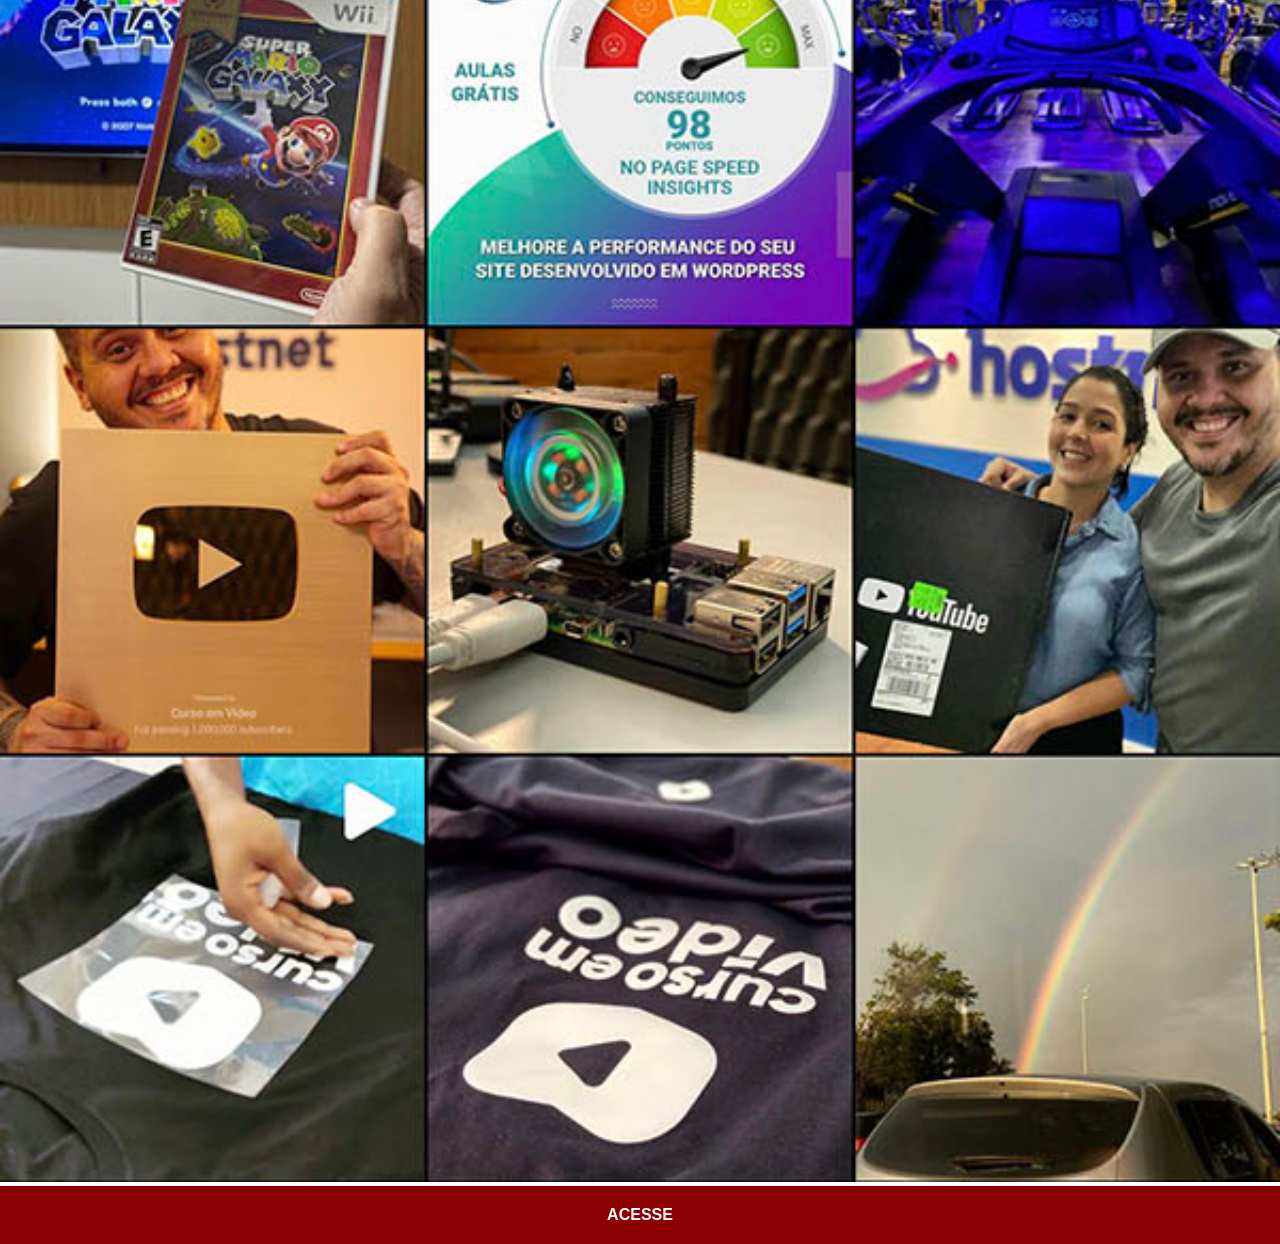
<file: instagram.html>
<!DOCTYPE html>
<html lang="pt-br">
<head>
    <meta charset="UTF-8">
    <meta name="viewport" content="width=device-width, initial-scale=1.0">
    <title>Instagram</title>
     <link rel="stylesheet" href="estilos/social.css">
</head>
<body>
    <img src="imagens/tela-instagram.jpg" alt="Instagram">
    <a href="https://www.instagram.com/?hl=pt-br" target="_blank">ACESSE</a>
</body>
</html>
</file>
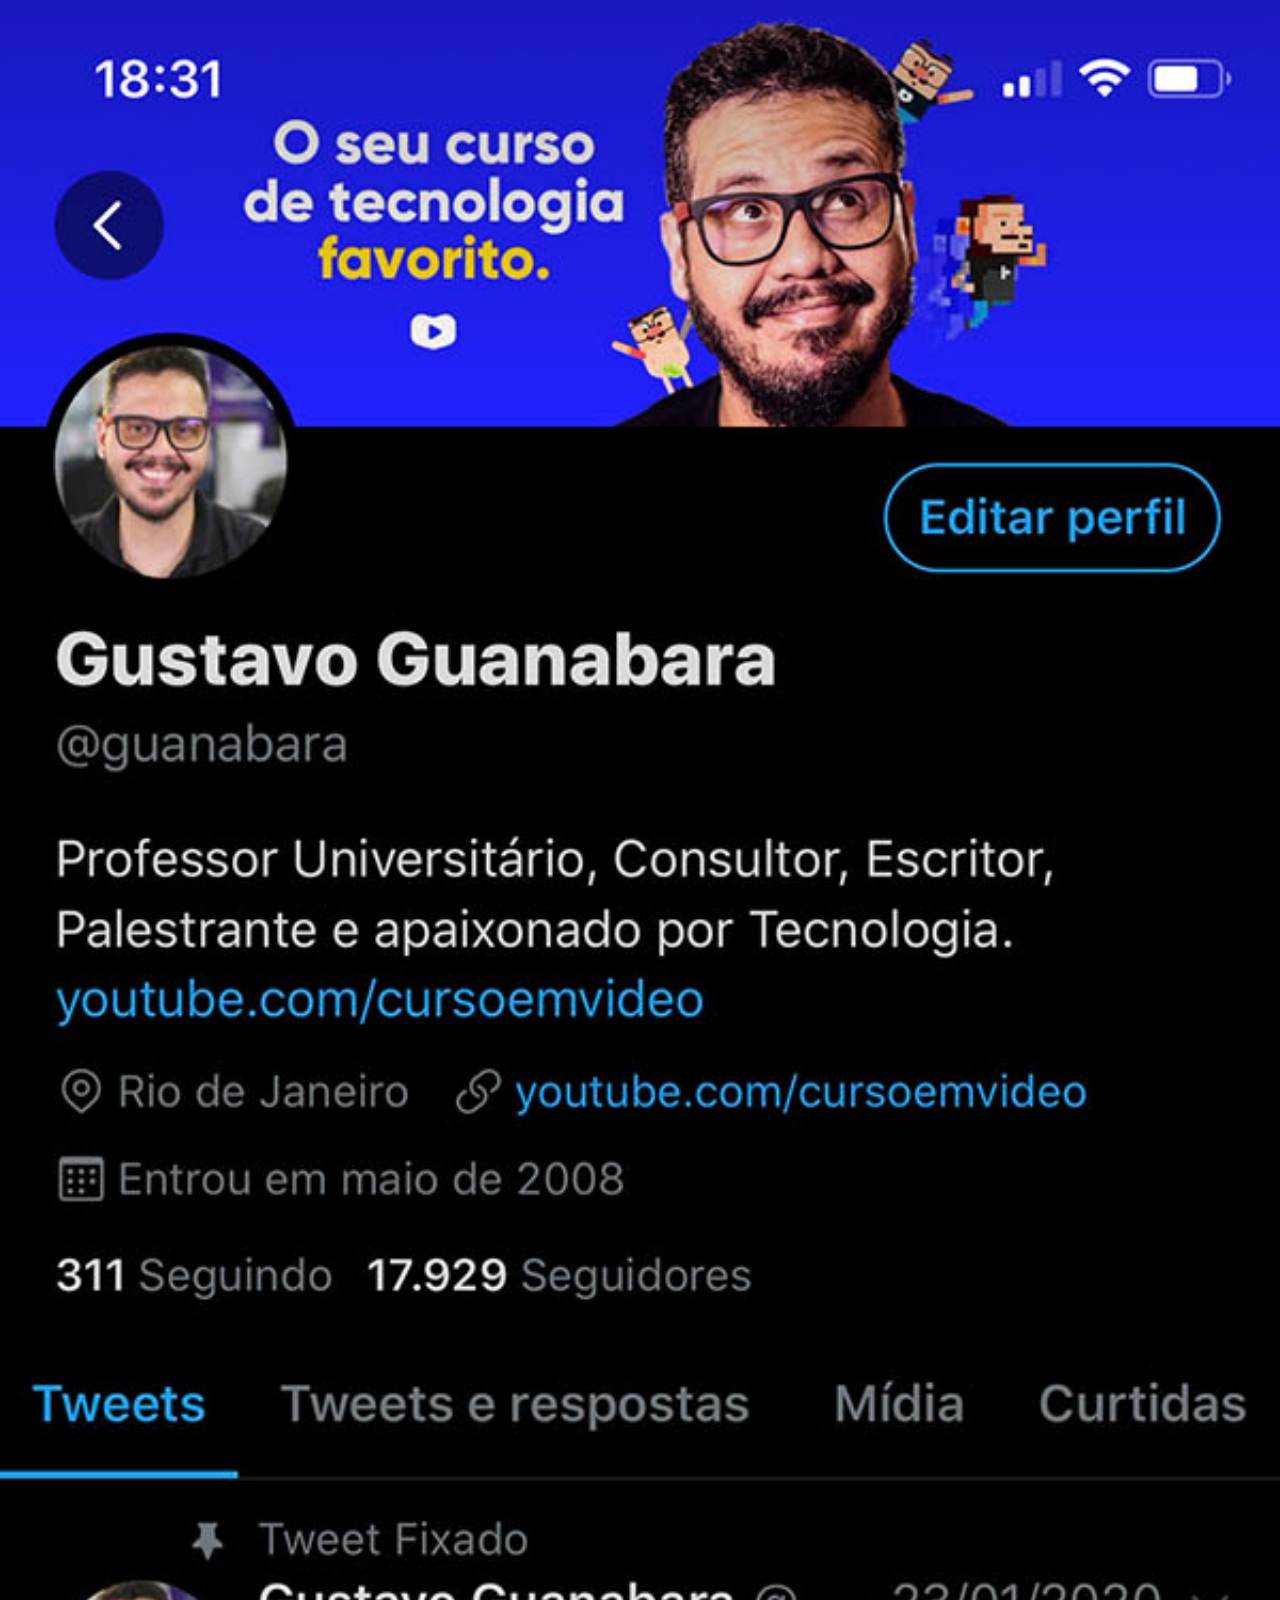
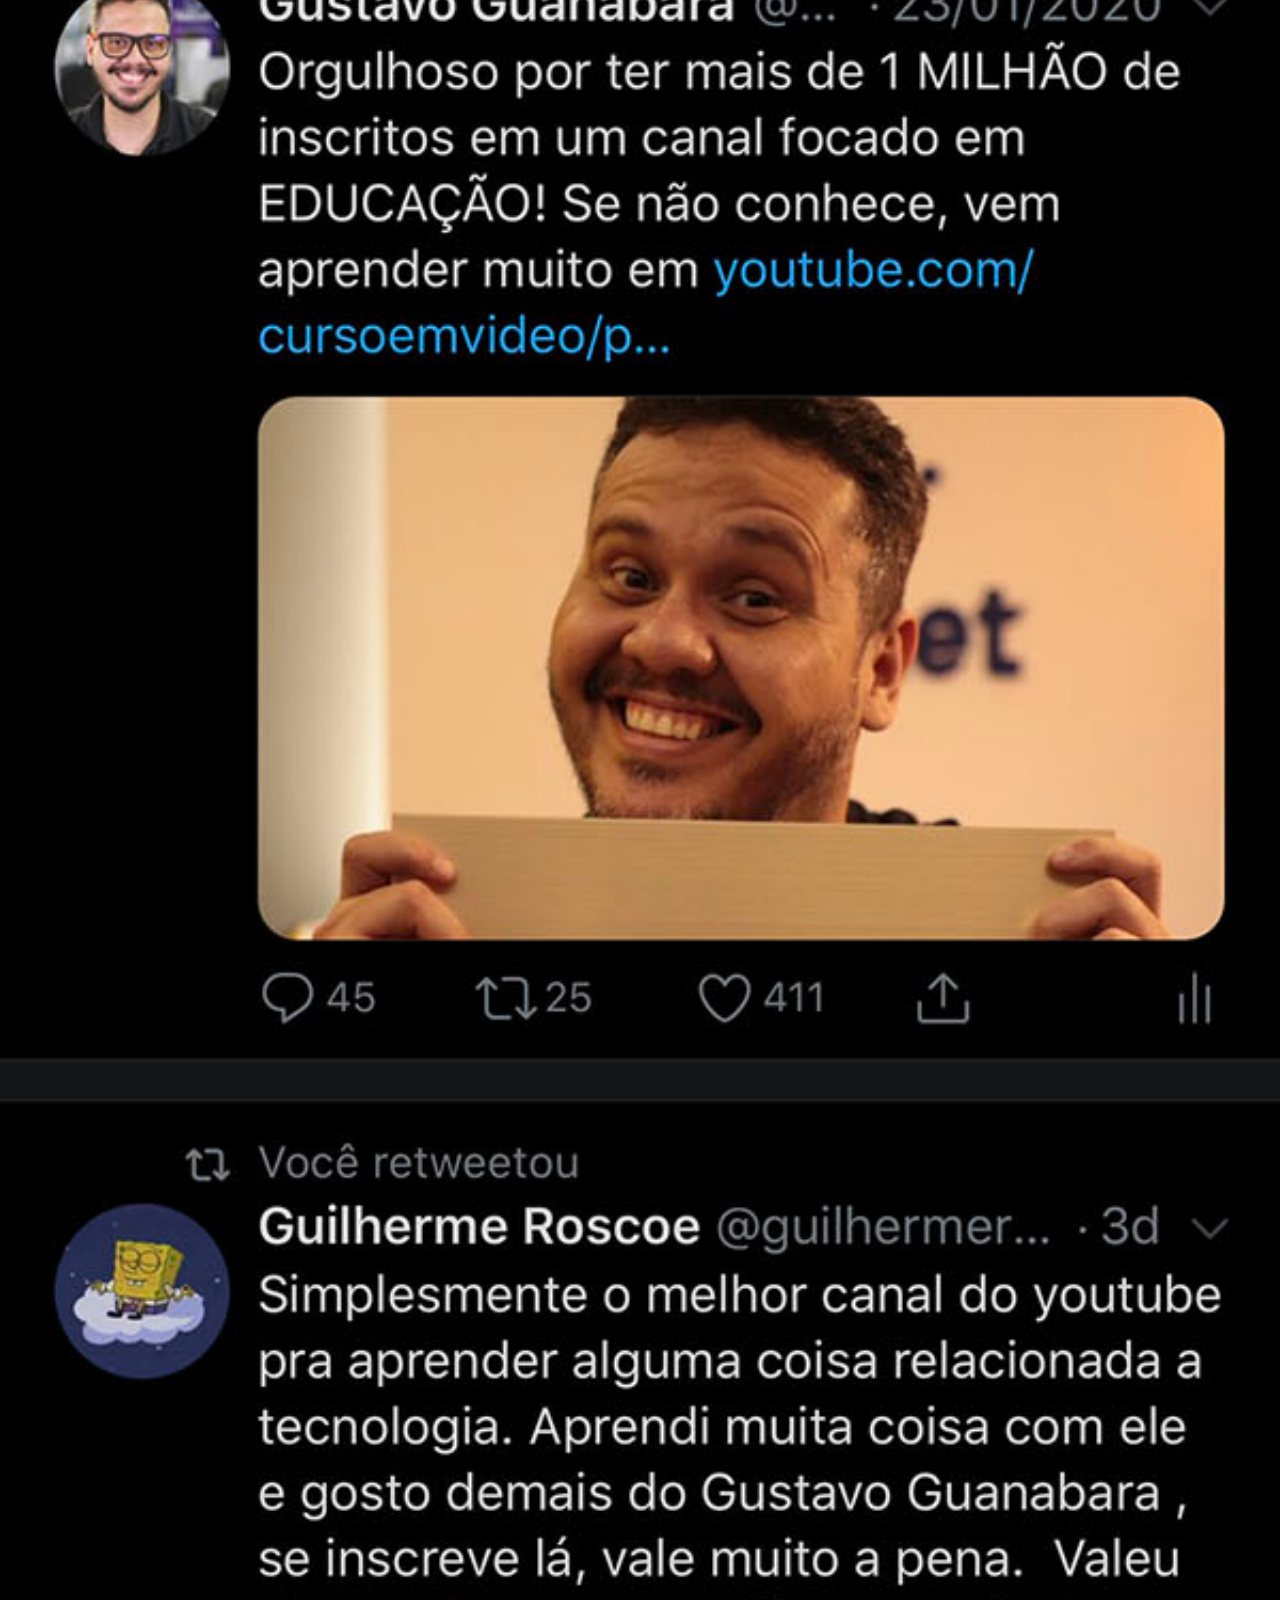
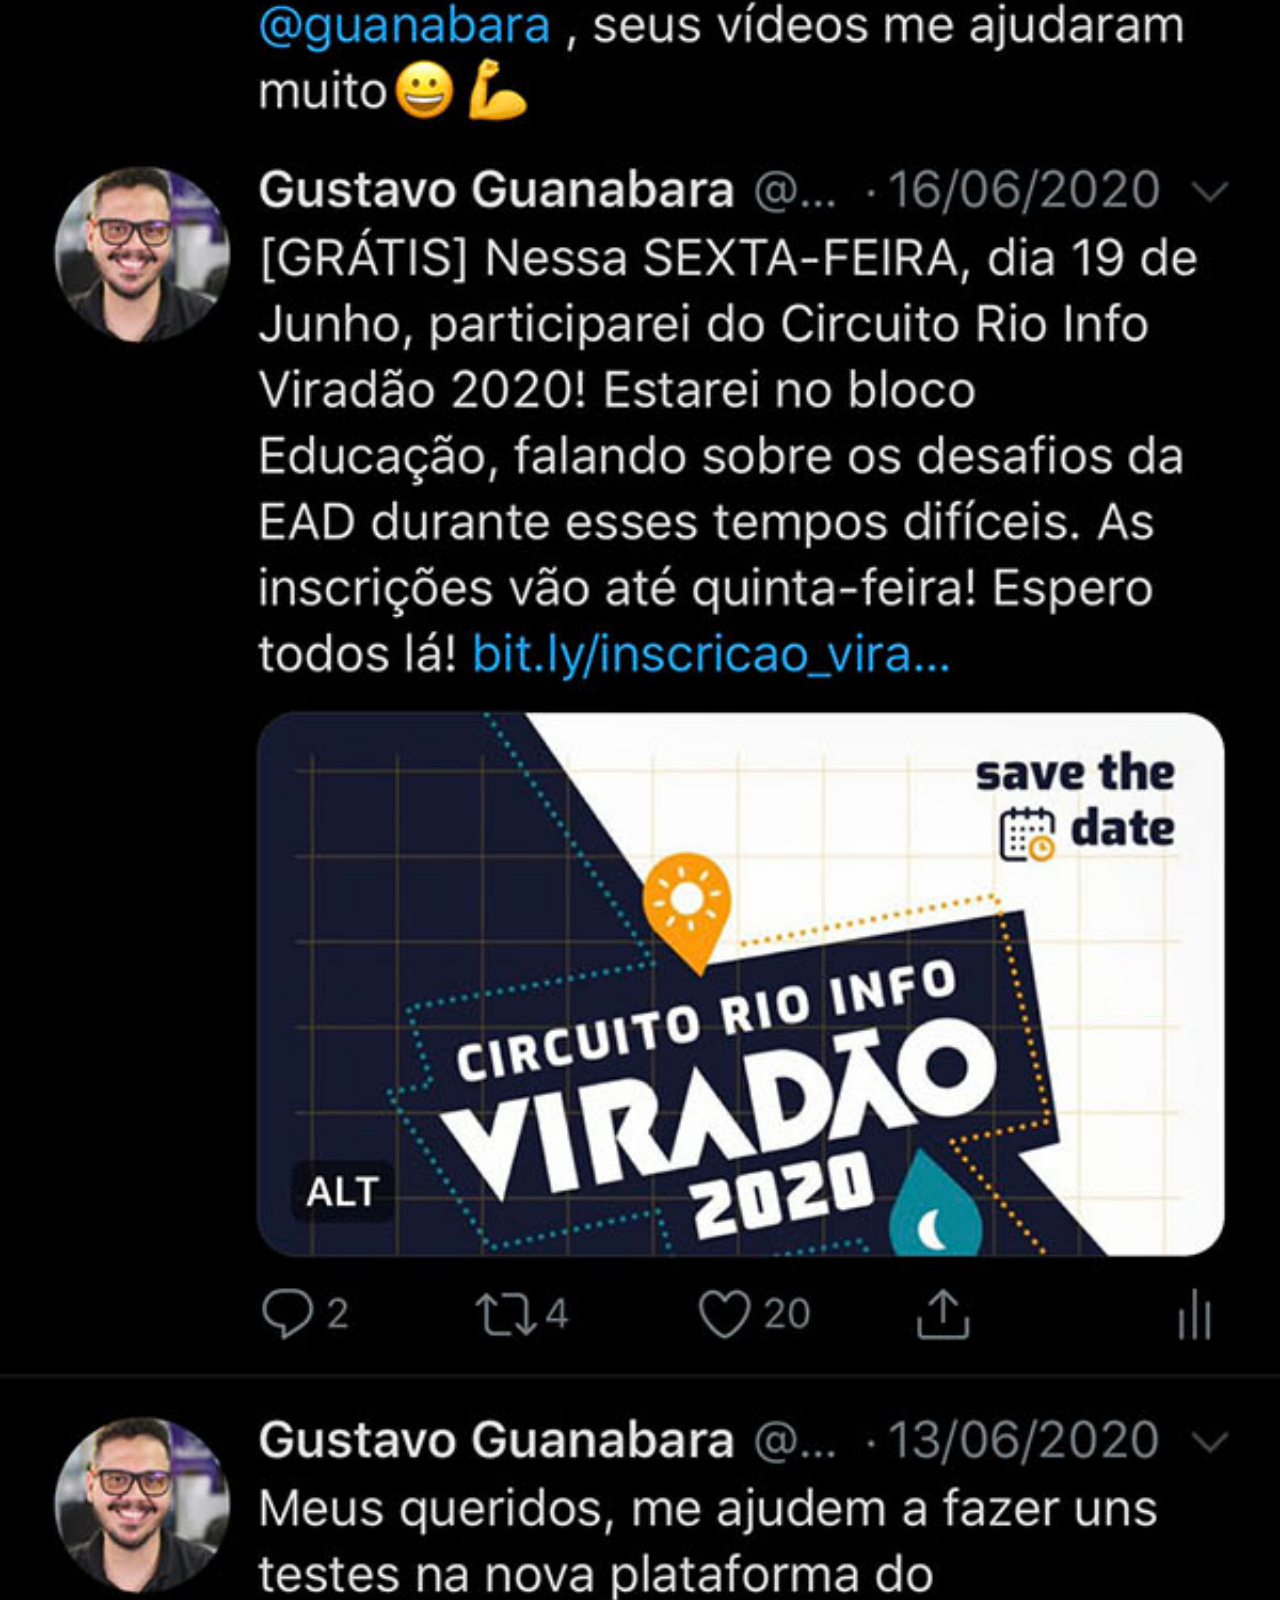
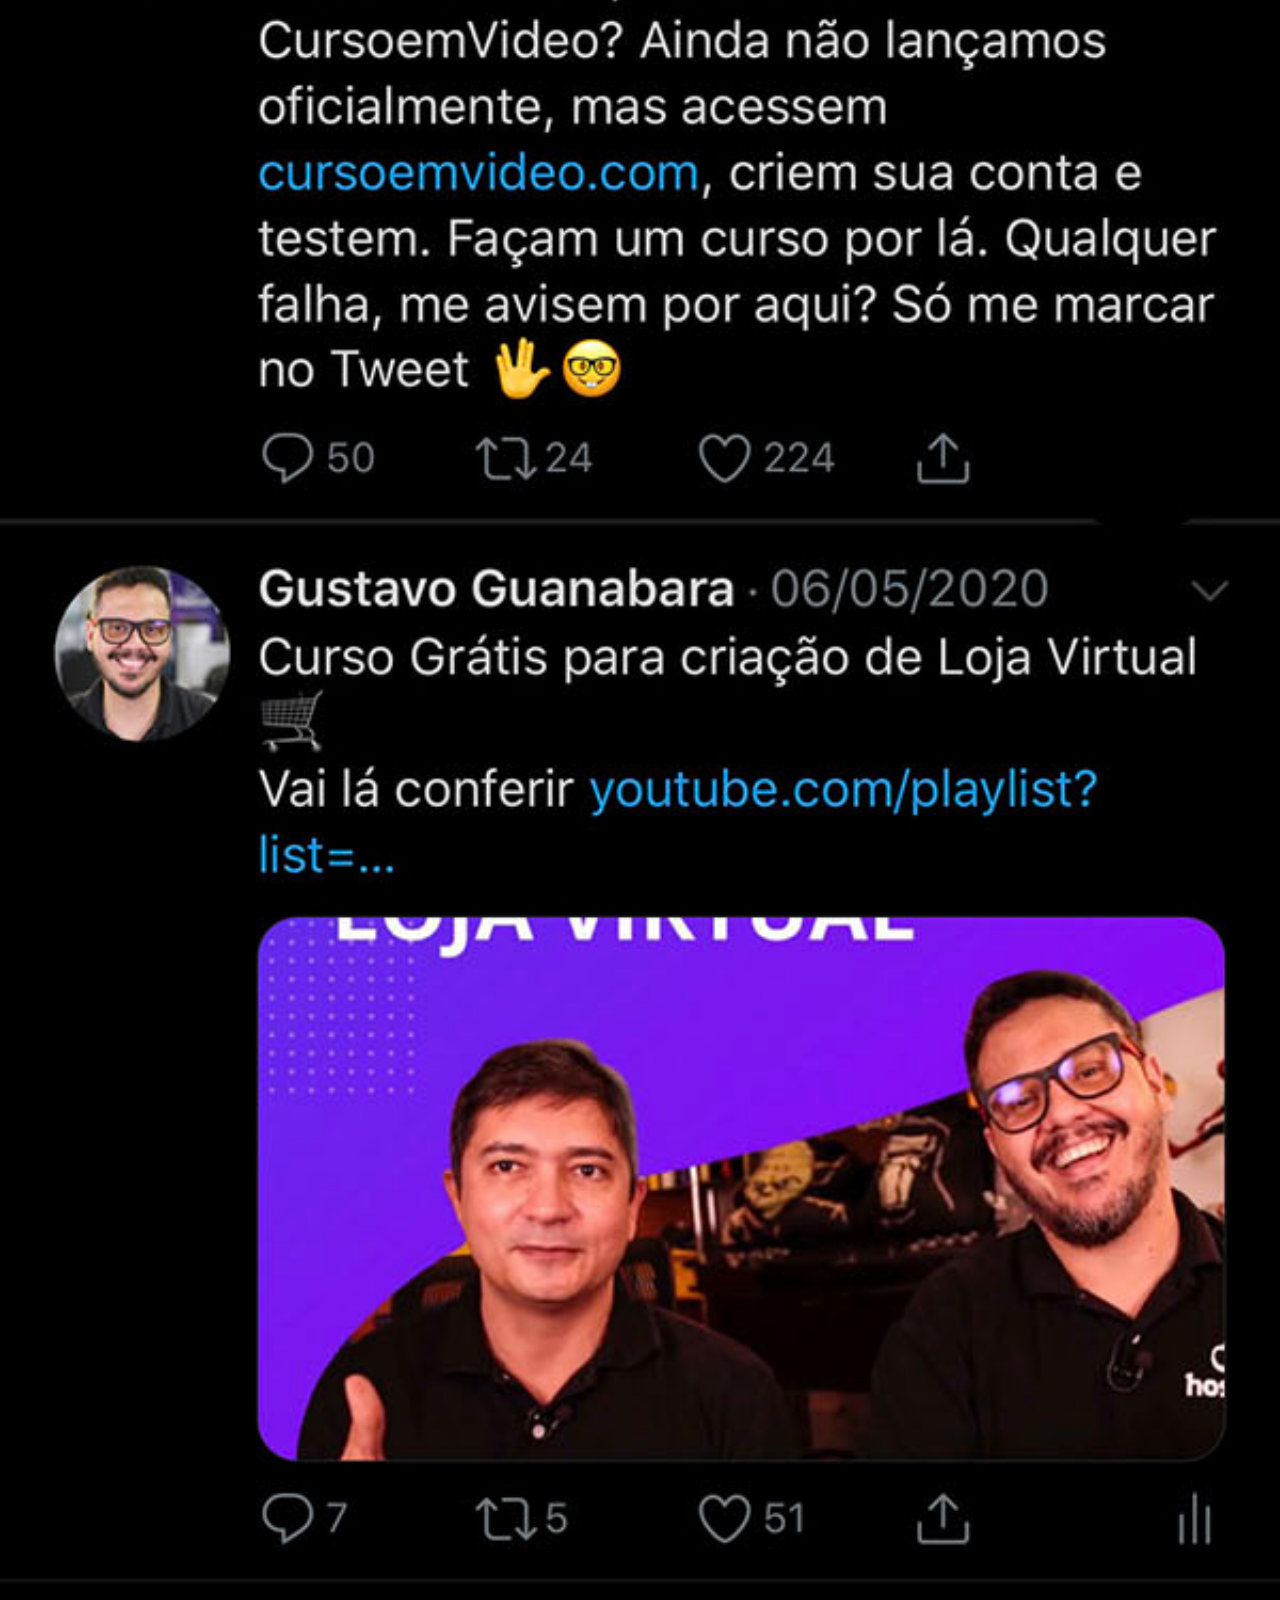
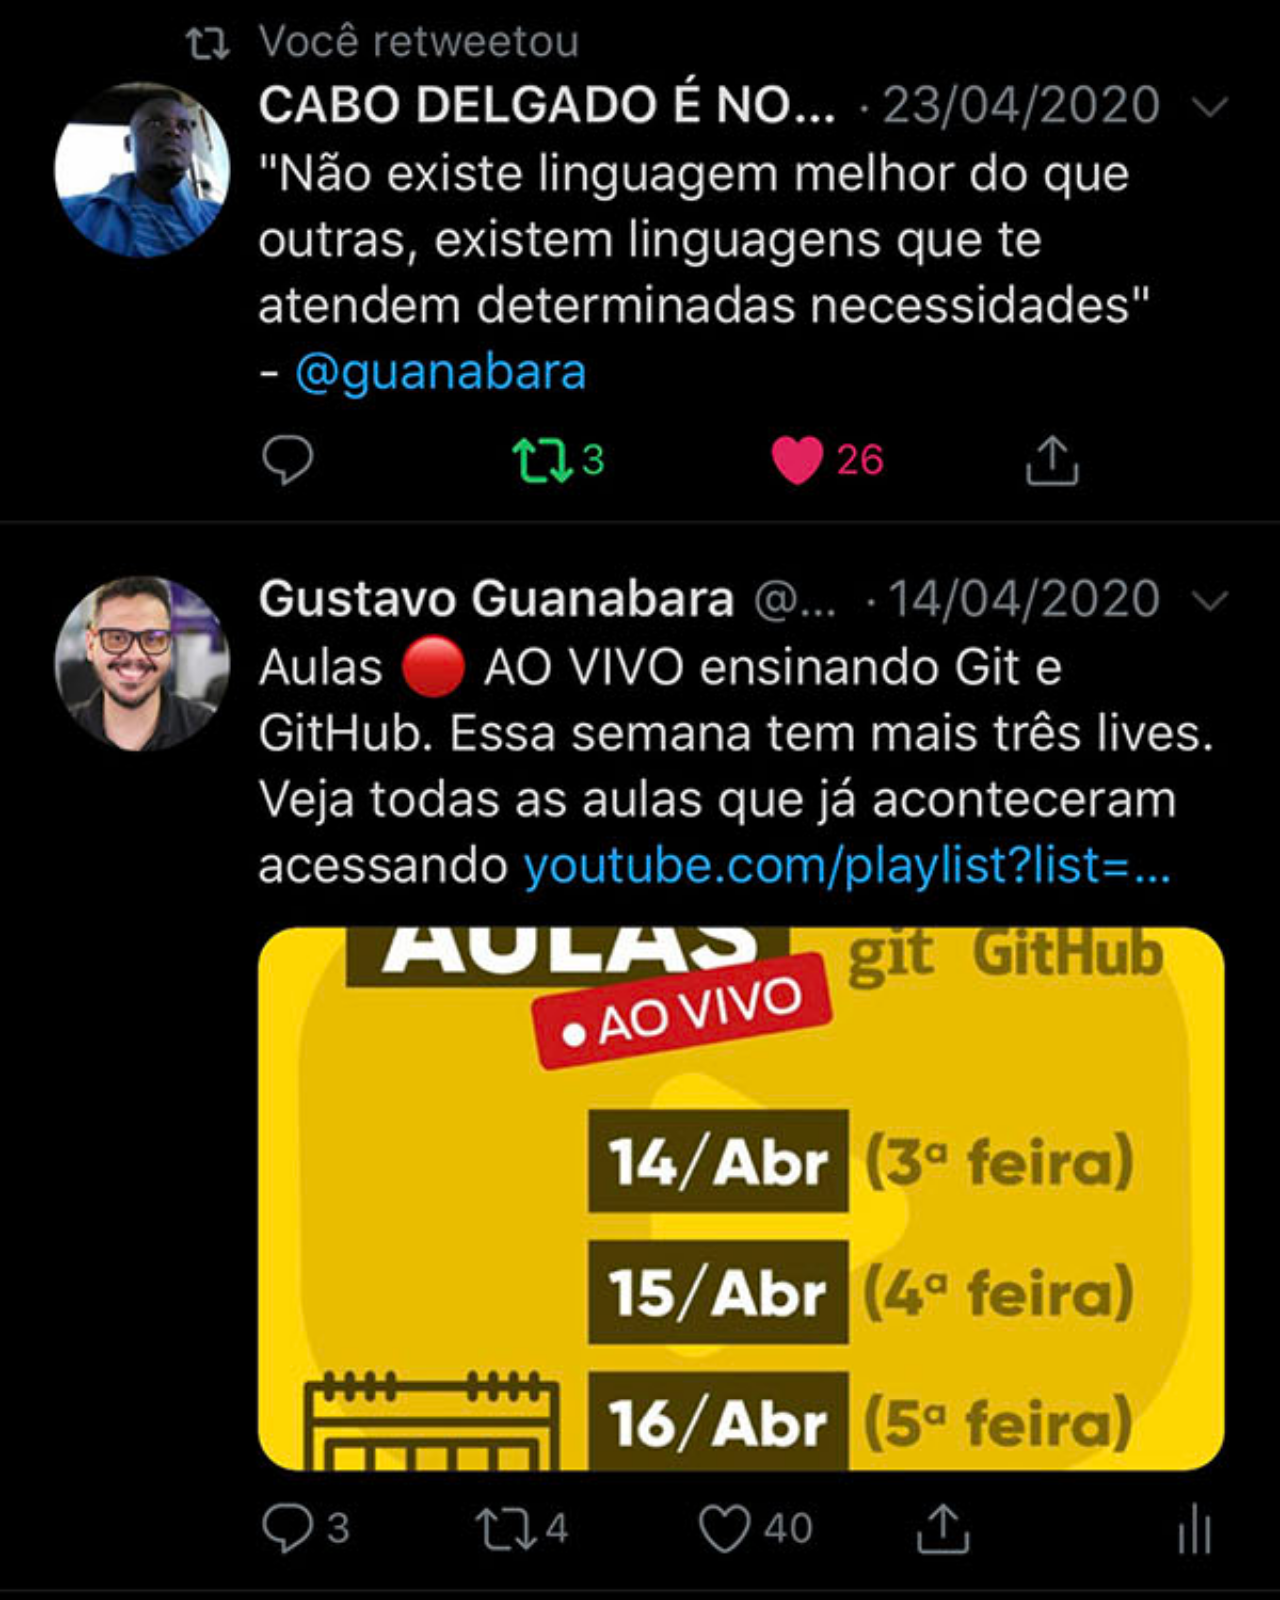
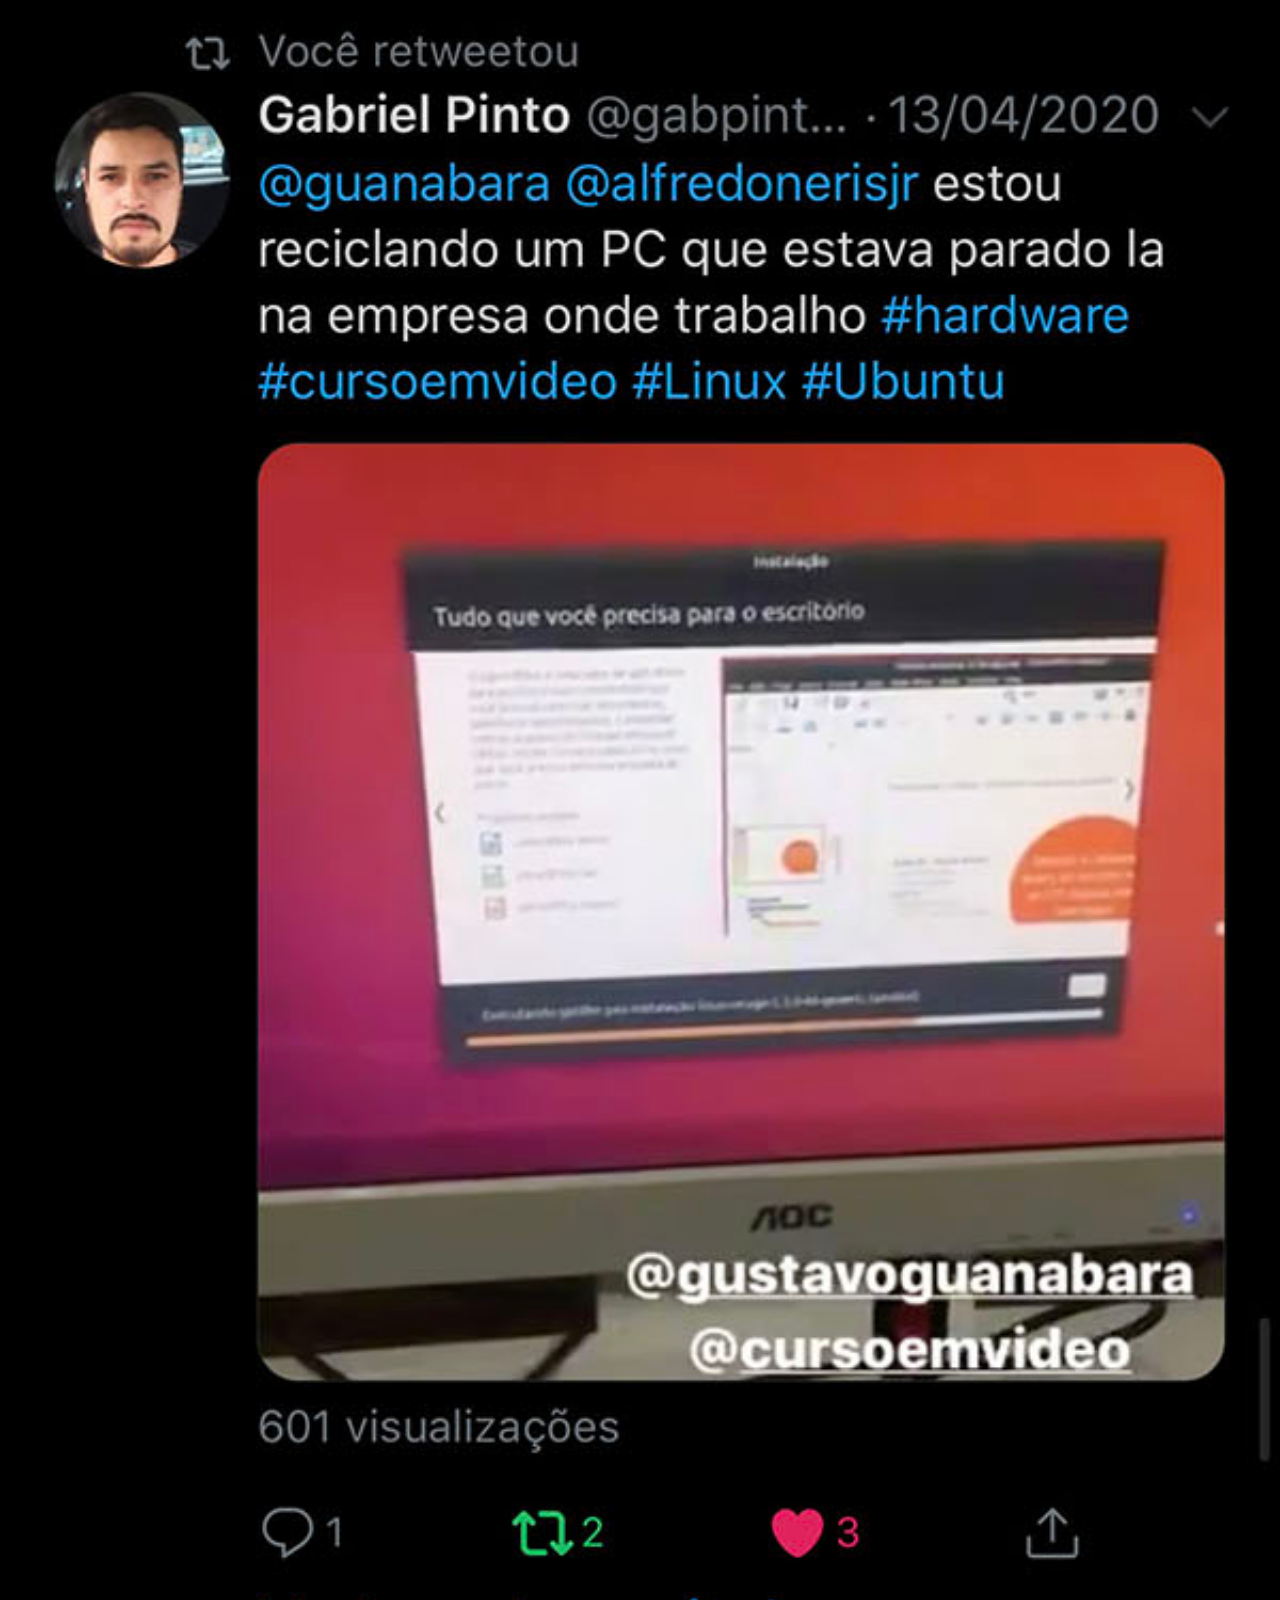
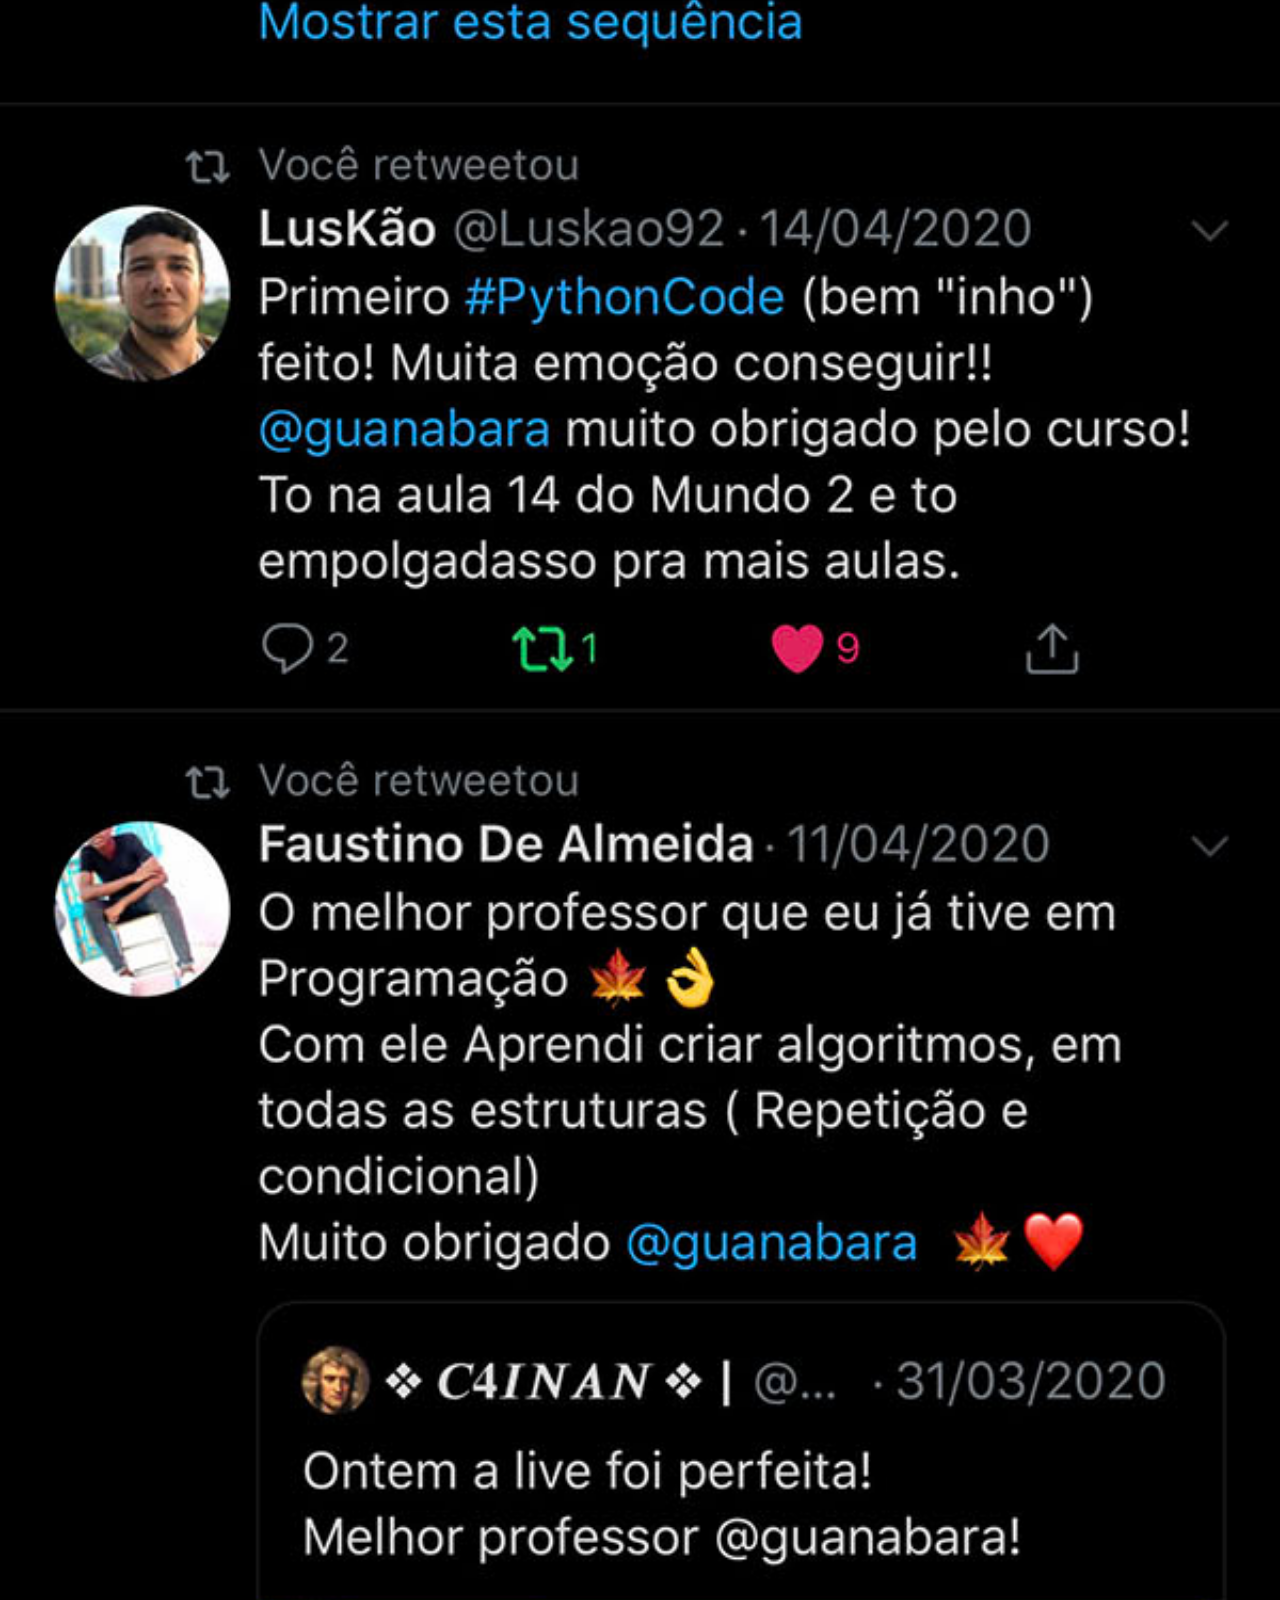
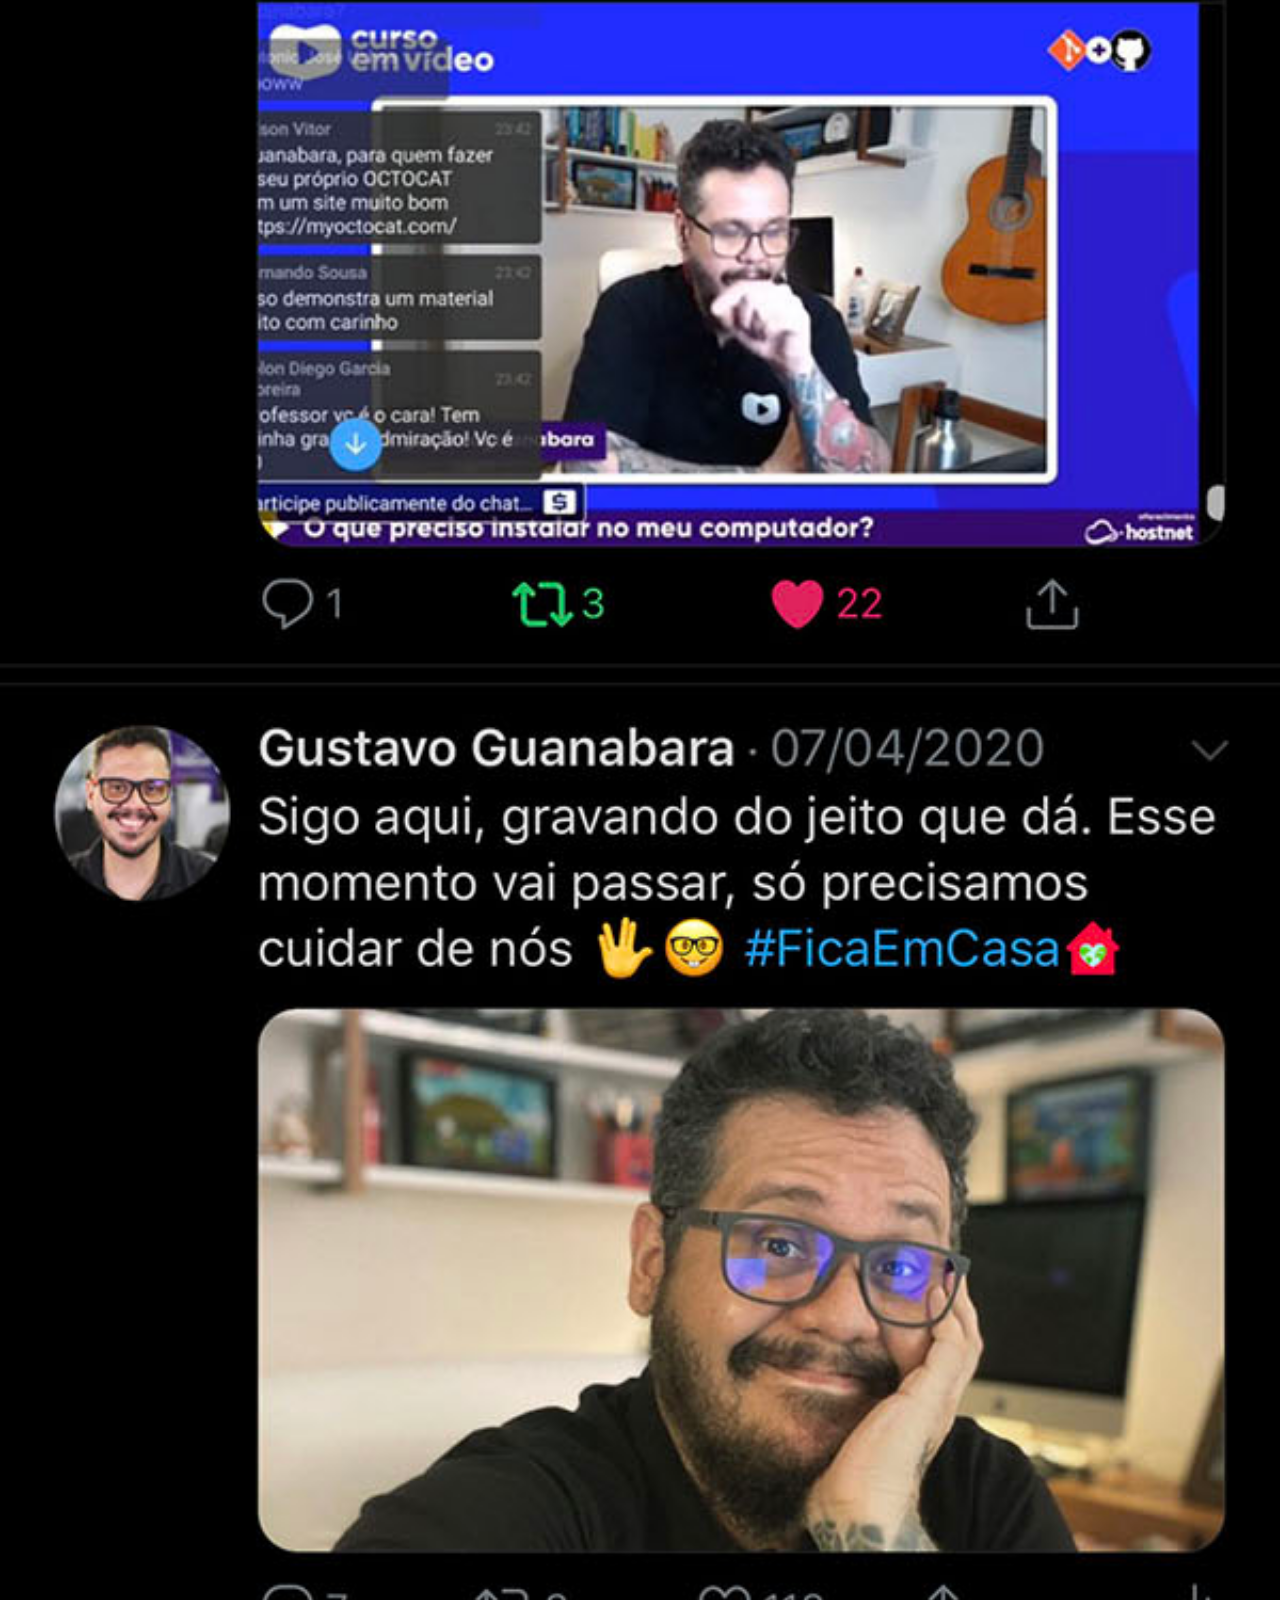
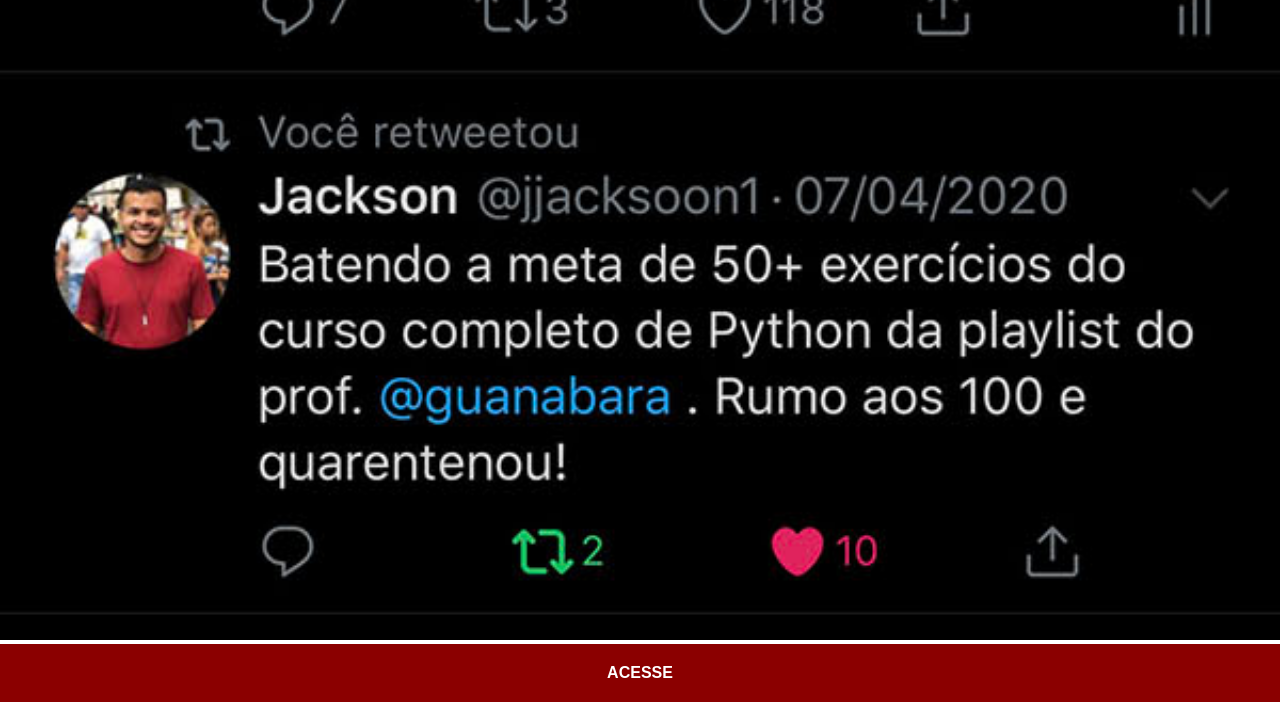
<file: twitter.html>
<!DOCTYPE html>
<html lang="pt-br">
<head>
    <meta charset="UTF-8">
    <meta name="viewport" content="width=device-width, initial-scale=1.0">
    <title>Twitter</title>
    <link rel="stylesheet" href="estilos/social.css">
</head>
<body>
    <img src="imagens/tela-twitter.jpg" alt="Twitter">
    <a href="https://x.com/?lang=pt" target="_blank">ACESSE</a>
</body>
</html>
</file>
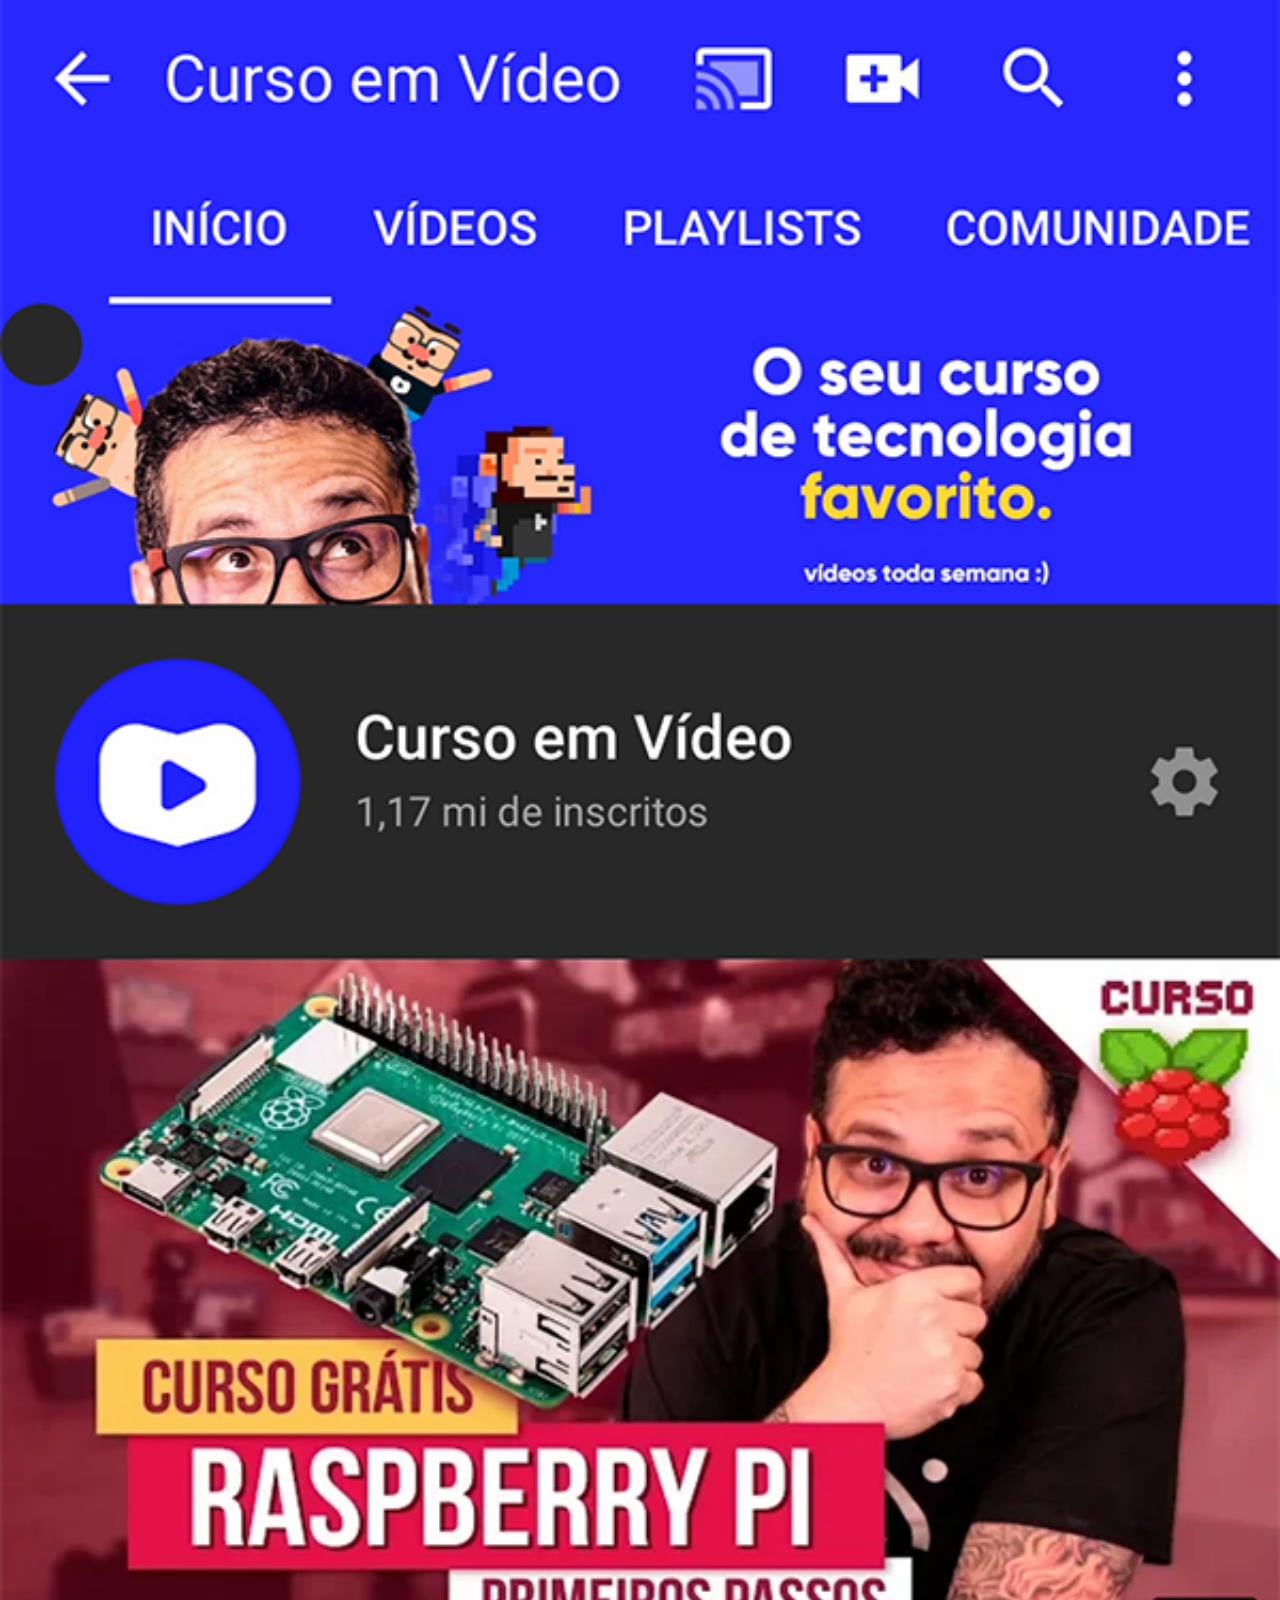
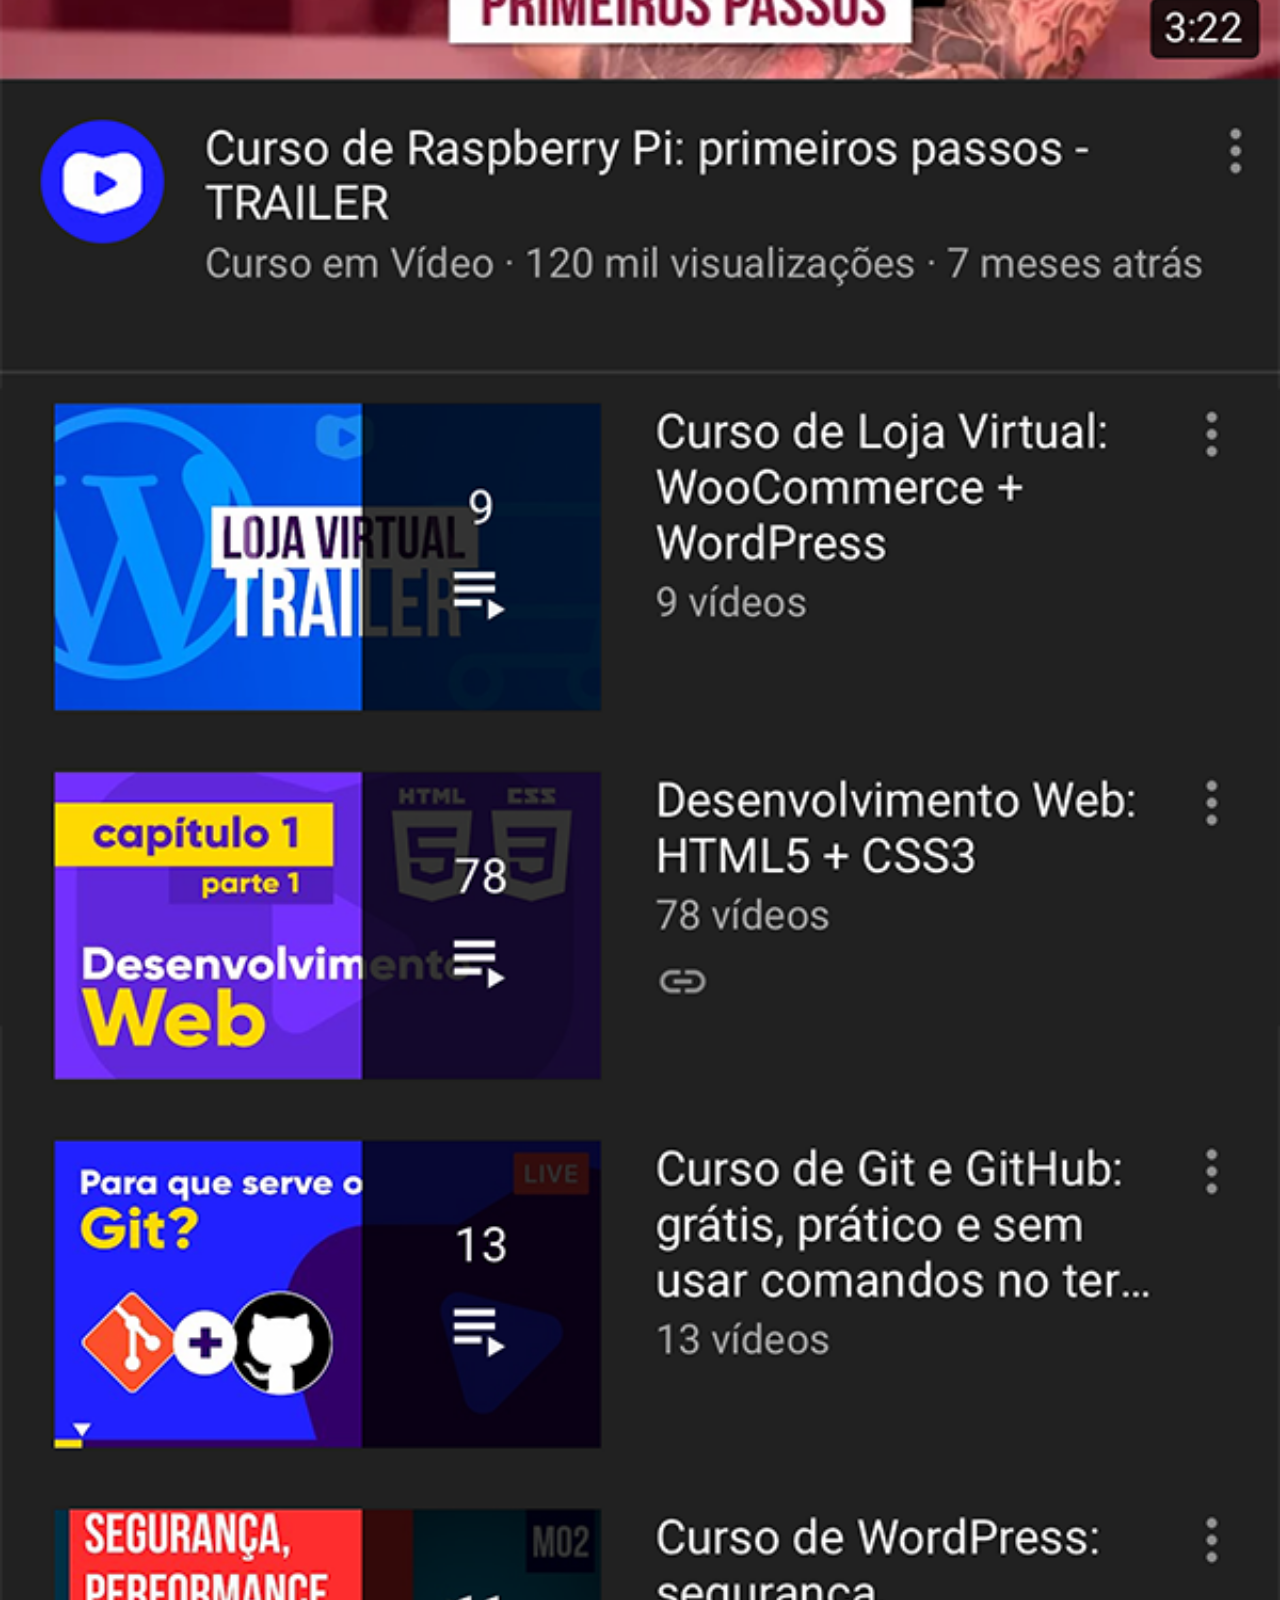
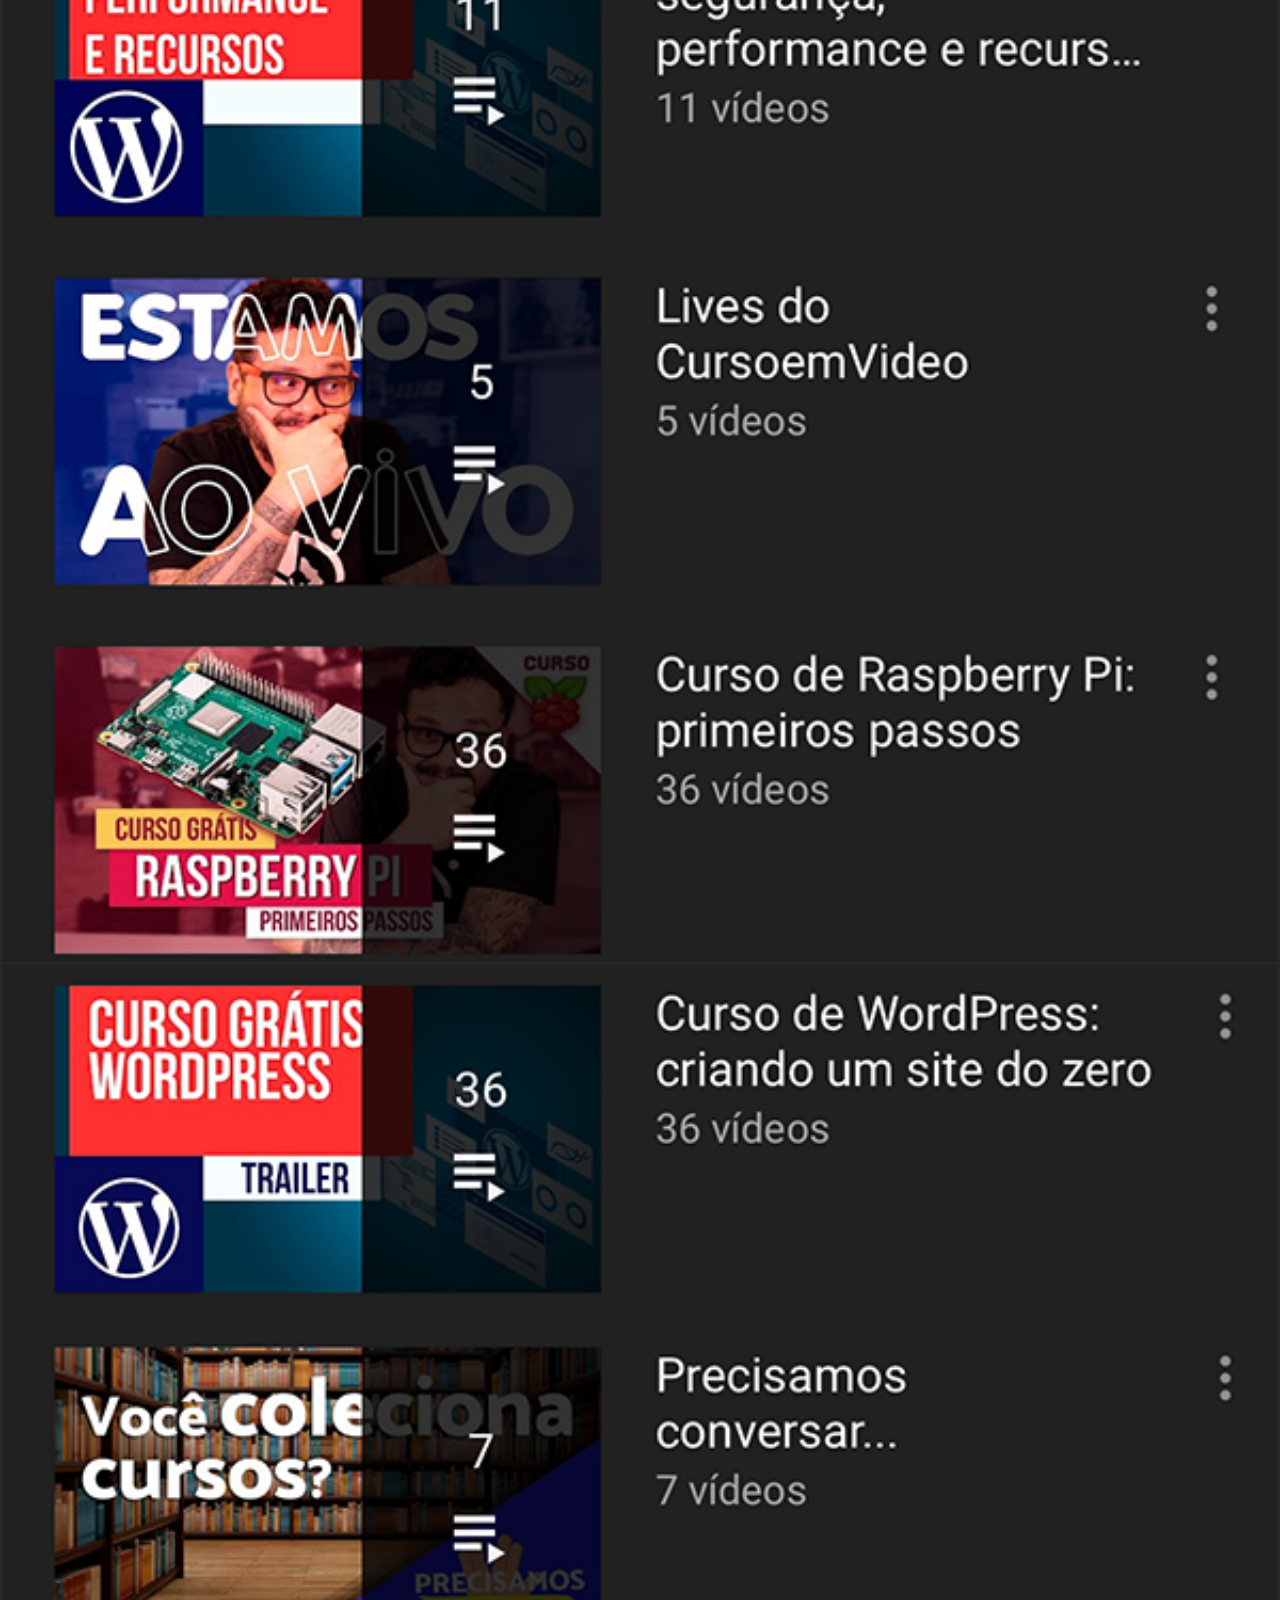
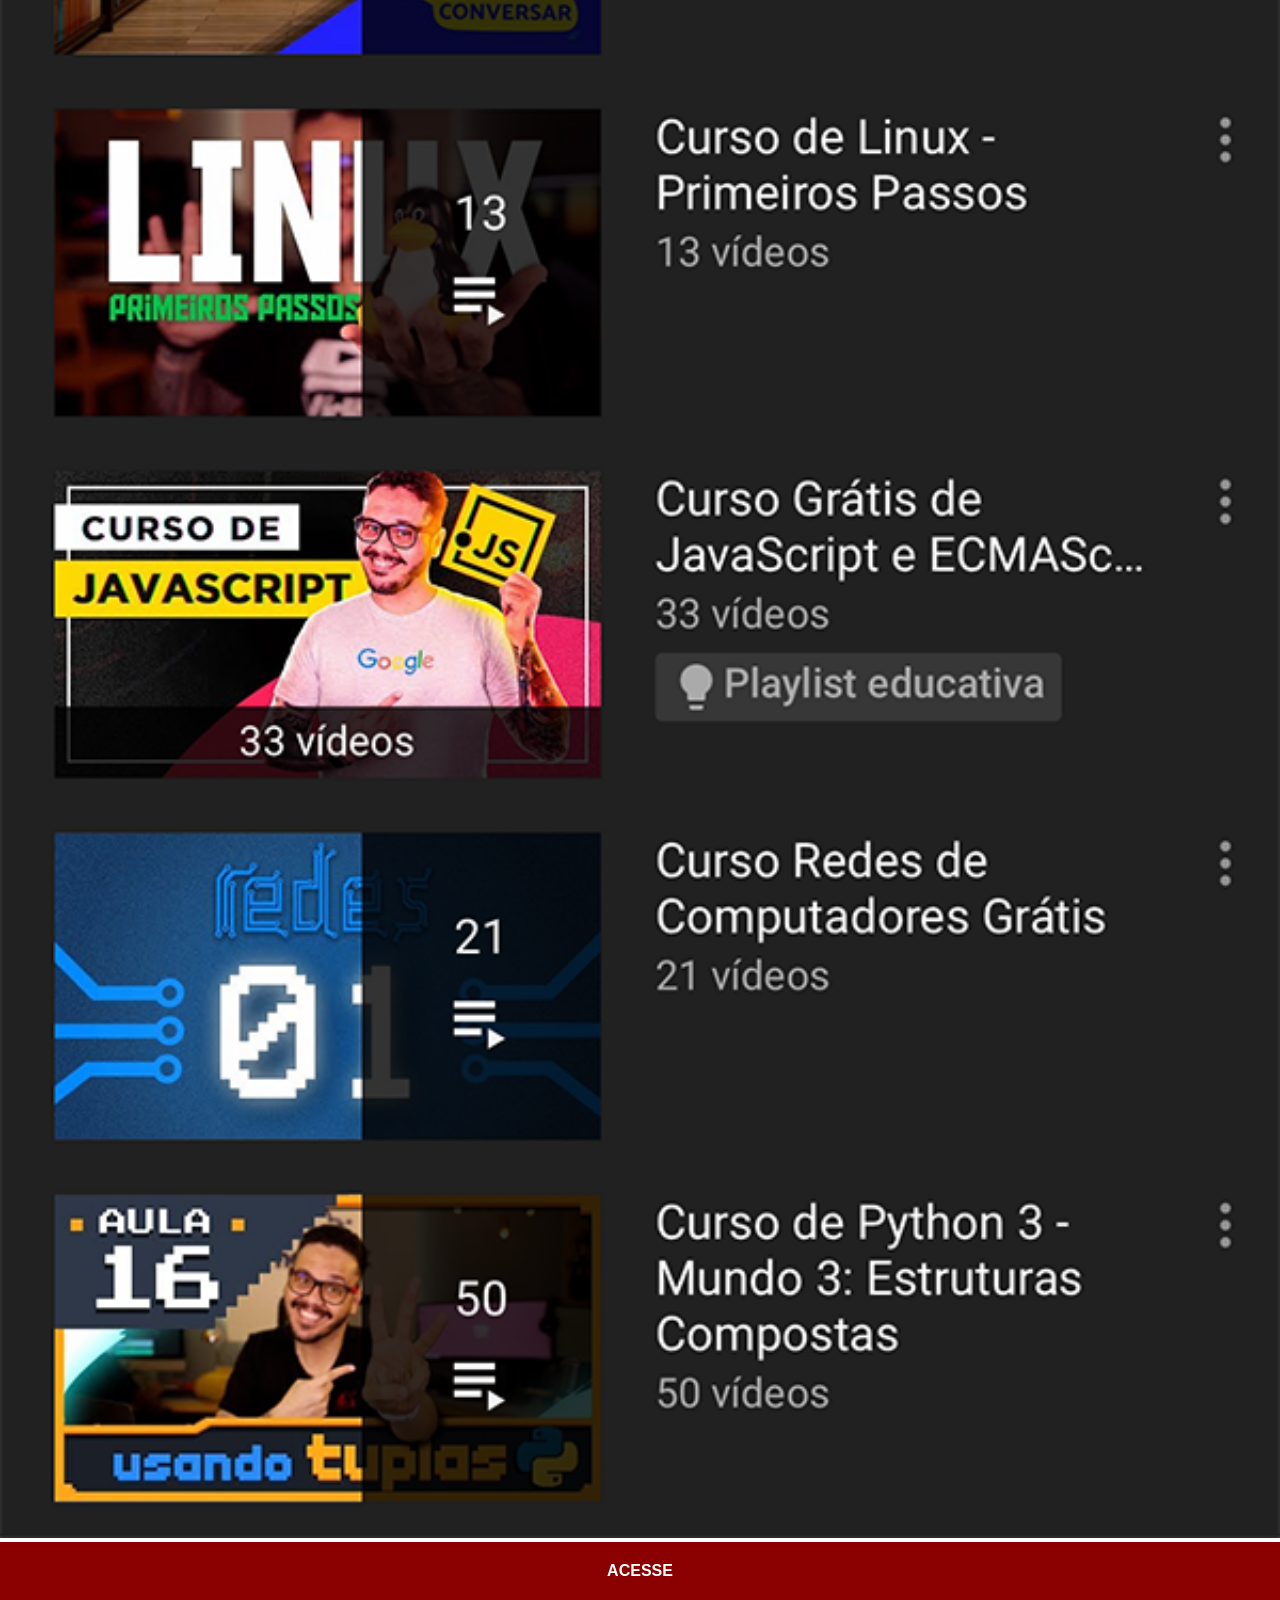
<file: youtube.html>
<!DOCTYPE html>
<html lang="pt-br">
<head>
    <meta charset="UTF-8">
    <meta name="viewport" content="width=device-width, initial-scale=1.0">
    <title>Youtube</title>
    <link rel="stylesheet" href="estilos/social.css">
</head>
<body>
    <img src="imagens/tela-youtube.png" alt="Youtube">
    <a href="https://www.youtube.com/@cursoemvideo/playlists" target="_blank" ACESSE>ACESSE</a>
    
</body>
</html>
</file>
<file: estilos/style.css>
@charset "UTF-8";

* {
    margin: 0px;
    padding: 0xp;
    font-family: Arial, Helvetica, sans-serif;
}

html, body {
    height: 100vh;
    width: 100vw;
    background-color: black;
}

body {
    background: url(../imagens/fundo-madeira.jpg) no-repeat top center;
    background-size: cover;
    background-attachment: fixed;
}

main {
    position: relative;
    height: 100vh;
   
}

section#telefone {
    position: absolute;
    top: 50%;
    left: 50%;
    transform: translate(-50%, -50%);

    width: 311px;
    height: 627px;
    background-color: cornflowerblue;
    background: url(../imagens/frame-iphone.png) no-repeat;
}

iframe#tela {
    position: relative;
    top: 80px;
    left: 22px;
    width: 267px;
    height: 471px;
}

section#redes-sociais {
    text-align: right;
}

section#redes-sociais img {
    width: 50px;
    margin: 10px;
    border-radius: 50px;
    box-shadow: 2px 2px 5px rgba(0, 0, 0, 0.378);
    box-sizing: border-box;
}

section#redes-sociais img:hover {
    border: 2px solid rgba(255, 255, 255, 0.647);
    transform:translate(-3px, -3px) ;
    box-shadow: 5px 5px 10px rgba(0, 0, 0, 0.512);
    transition: transform 0.5s, border 1s;
}
</file>
<file: estilos/social.css>
* {
            margin: 0px;
            padding: 0px;
            font-family: Arial, Helvetica, sans-serif;
        }

        ::-webkit-scrollbar {
            width: 0px;
            height: 0px;
        }

        img {
            width: 100vw;
        }

        a {
            display: block;
            background-color: darkred;
            color: white;
            padding: 20px;
            text-align: center;
            text-decoration: none;
            font-weight: bolder;
        }

            a:hover {
                background-color: red;
            }
</file>
